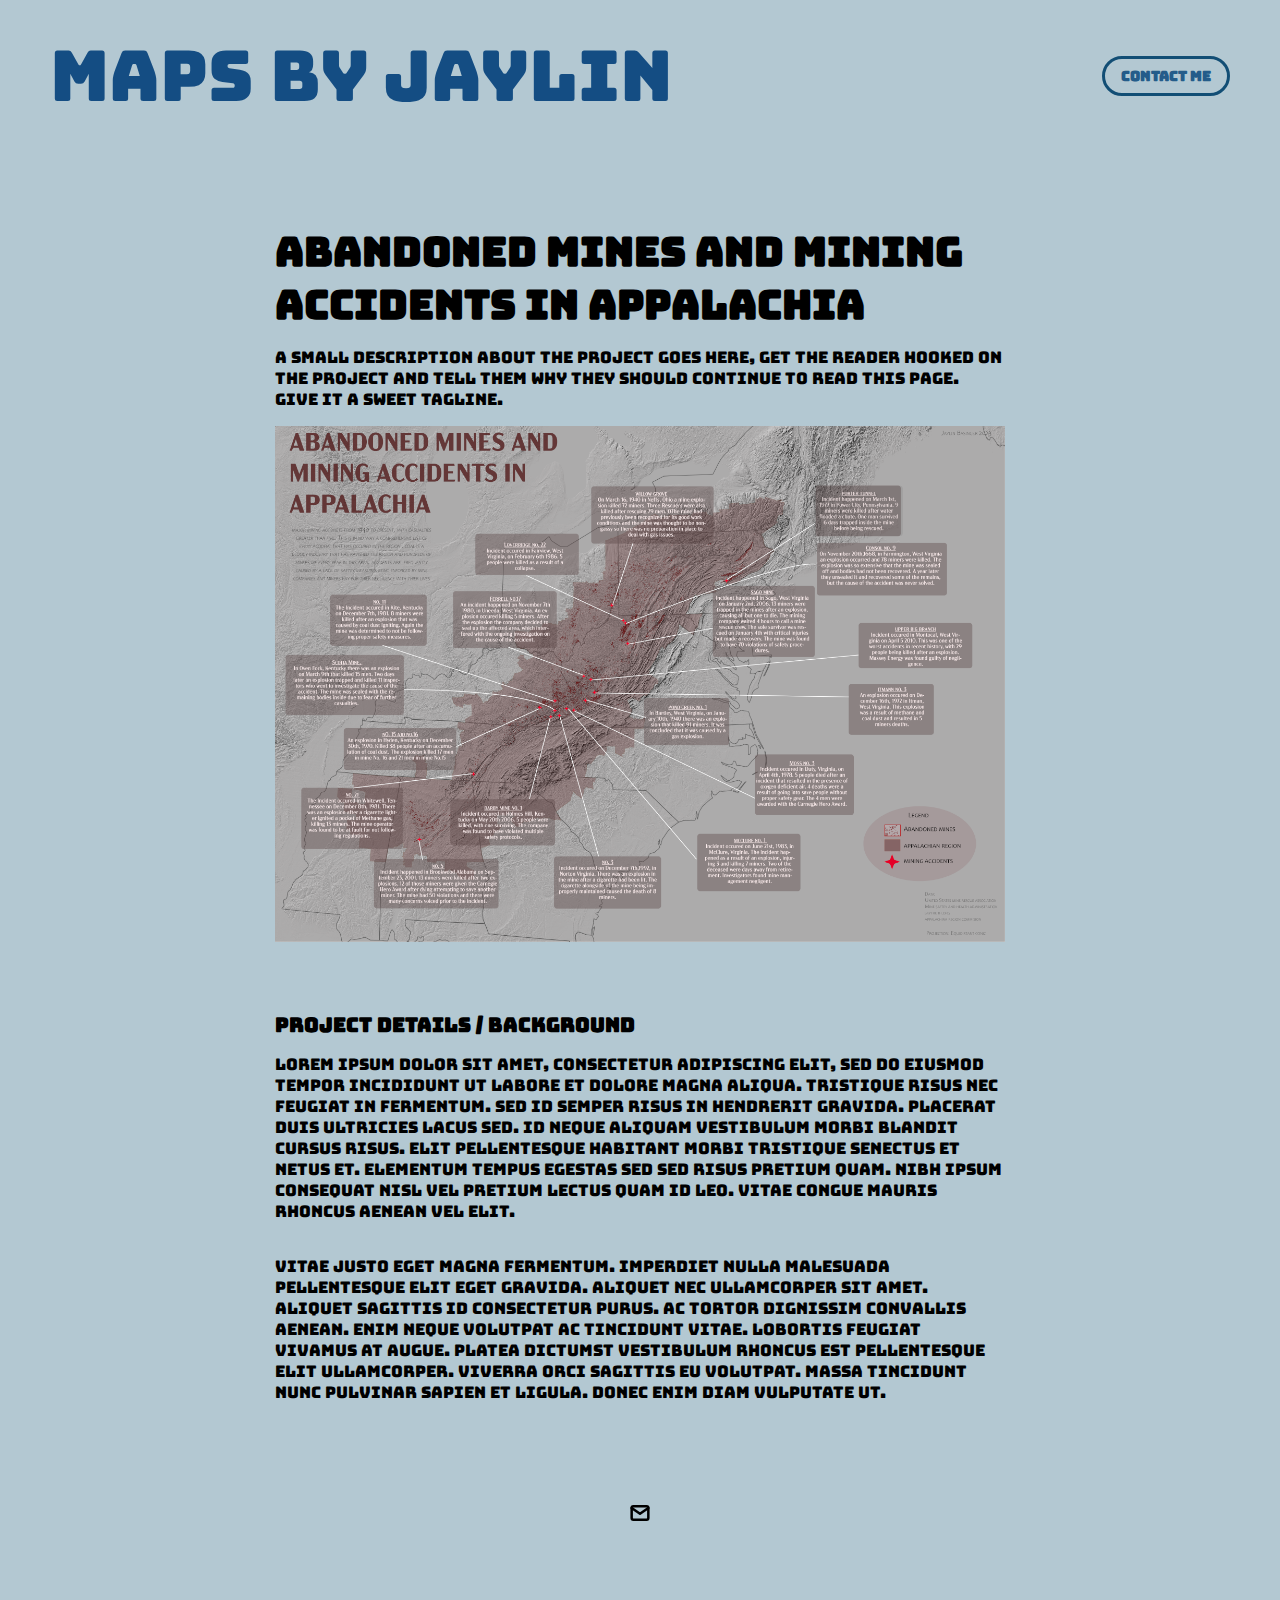
<file: project-pages/Abandoned-Mines.html>
<!-- 
  IMPORTANT! 
  
  Keep this file unchanged to use as a template for all future project pages. 

  For every new project you add to your portfolio, make a copy of this file in the
  'project-pages' folder with a name related to the project.
-->


<!DOCTYPE html>
<html lang="en">
	<head>
		<meta charset="utf-8">
    <!-- 
      TODO

      Upload your Unemployable (or whatever photo you like) to the assets/images folder
      and change the name of the image below to match the uploaded one

      Change the title in the <title> tag to whatever you would like the title of your portfolio to be

      This should be the same across all pages.
     -->
     <link rel="icon" href="../assets/images/1311.png" />
     <title>Maps By Jaylin</title>
    <meta name="description" content="A portfolio template for the Unemployables community.">
    <meta name="viewport" content="width=device-width, initial-scale=1" />

		<link rel="stylesheet" href="../css/layout.css">
    <link rel="stylesheet" href="../css/typography.css">
    <link rel="stylesheet" href="../css/utilities.css">
       <link rel="stylesheet" href="https://fonts.googleapis.com/css2?family=Bungee&family=Josefin+Sans:ital,wght@0,100..700;1,100..700&display=swap">
<style>
body {
  font-family: "Bungee", sans-serif;
  font-weight: 100;
  font-style: normal;}
</style>

		<script defer src="../js/script.js"></script>
	</head>
	<body>
    <!-- NAVBAR -->
    <div class="navbar">
      <a class="nav-title-link" href="../index.html">
        <!-- 
          TODO - Change the "Portfolio Title" to whatever you want displayed in the top left

          (this should be the same across all pages)
         -->
        <span class="nav-title">Maps By Jaylin</span>
        <!-- 
          TODO - Change the email after 'mailto:' to your email address for contact 
        
          (this should be the same across all pages)
        -->
        <a class="button" href="jaylinbasinger@gmail.com">
          <span class="button-text">Contact Me</span>
        </a>
      </a>
    </div>

    <!-- MAIN PAGE CONTENT -->
    <div id="main-content">

      <!-- PROJECT HEADER -->
      <div id="project-header">
          <!-- 
            TODO

            - Change the 'main-title' text to the name of your project
            - Change the 'body-text' text to a short and sweet description of your project (maybe the same as the one on the project card)
            - Change "desktop.jpeg" to the image filename you uploaded in the assets/images folder.
          -->
        <div class="main-title">Abandoned Mines and Mining Accidents in Appalachia</div>
        <div class="body-text">A small description about the project goes here, get the reader hooked on the project and tell them why they should continue to read this page. Give it a sweet tagline.</div>
        <image class="project-header-image" src="../assets/images/coal.png">
      </div>

      <!-- PROJECT DETAILS -->
      <!-- 
        TODO

        - Change the 'subheader-text' to whatever header you want for project details
        - Add paragraphs using the <div class="body-text"></div> elements in the "project-details-content"
      -->
      <div id="project-details">
        <div class="subheader-text">Project Details / Background</div>
        <div class="project-details-content">
          <div class="body-text">Lorem ipsum dolor sit amet, consectetur adipiscing elit, sed do eiusmod tempor incididunt ut labore et dolore magna aliqua. Tristique risus nec feugiat in fermentum. Sed id semper risus in hendrerit gravida. Placerat duis ultricies lacus sed. Id neque aliquam vestibulum morbi blandit cursus risus. Elit pellentesque habitant morbi tristique senectus et netus et. Elementum tempus egestas sed sed risus pretium quam. Nibh ipsum consequat nisl vel pretium lectus quam id leo. Vitae congue mauris rhoncus aenean vel elit.</div>
          <div class="body-text">Vitae justo eget magna fermentum. Imperdiet nulla malesuada pellentesque elit eget gravida. Aliquet nec ullamcorper sit amet. Aliquet sagittis id consectetur purus. Ac tortor dignissim convallis aenean. Enim neque volutpat ac tincidunt vitae. Lobortis feugiat vivamus at augue. Platea dictumst vestibulum rhoncus est pellentesque elit ullamcorper. Viverra orci sagittis eu volutpat. Massa tincidunt nunc pulvinar sapien et ligula. Donec enim diam vulputate ut.</div>
        </div>
      </div>

   

    <!-- FOOTER -->
    <div id="footer">
  
      <a class="icon-link" href="mailto:Jaylinbasinger@gmail.com">
        <image src="../assets/icons/mail.svg" class="footer-icon"/>
      </a>
    </div>

	</body>
</html>
</file>
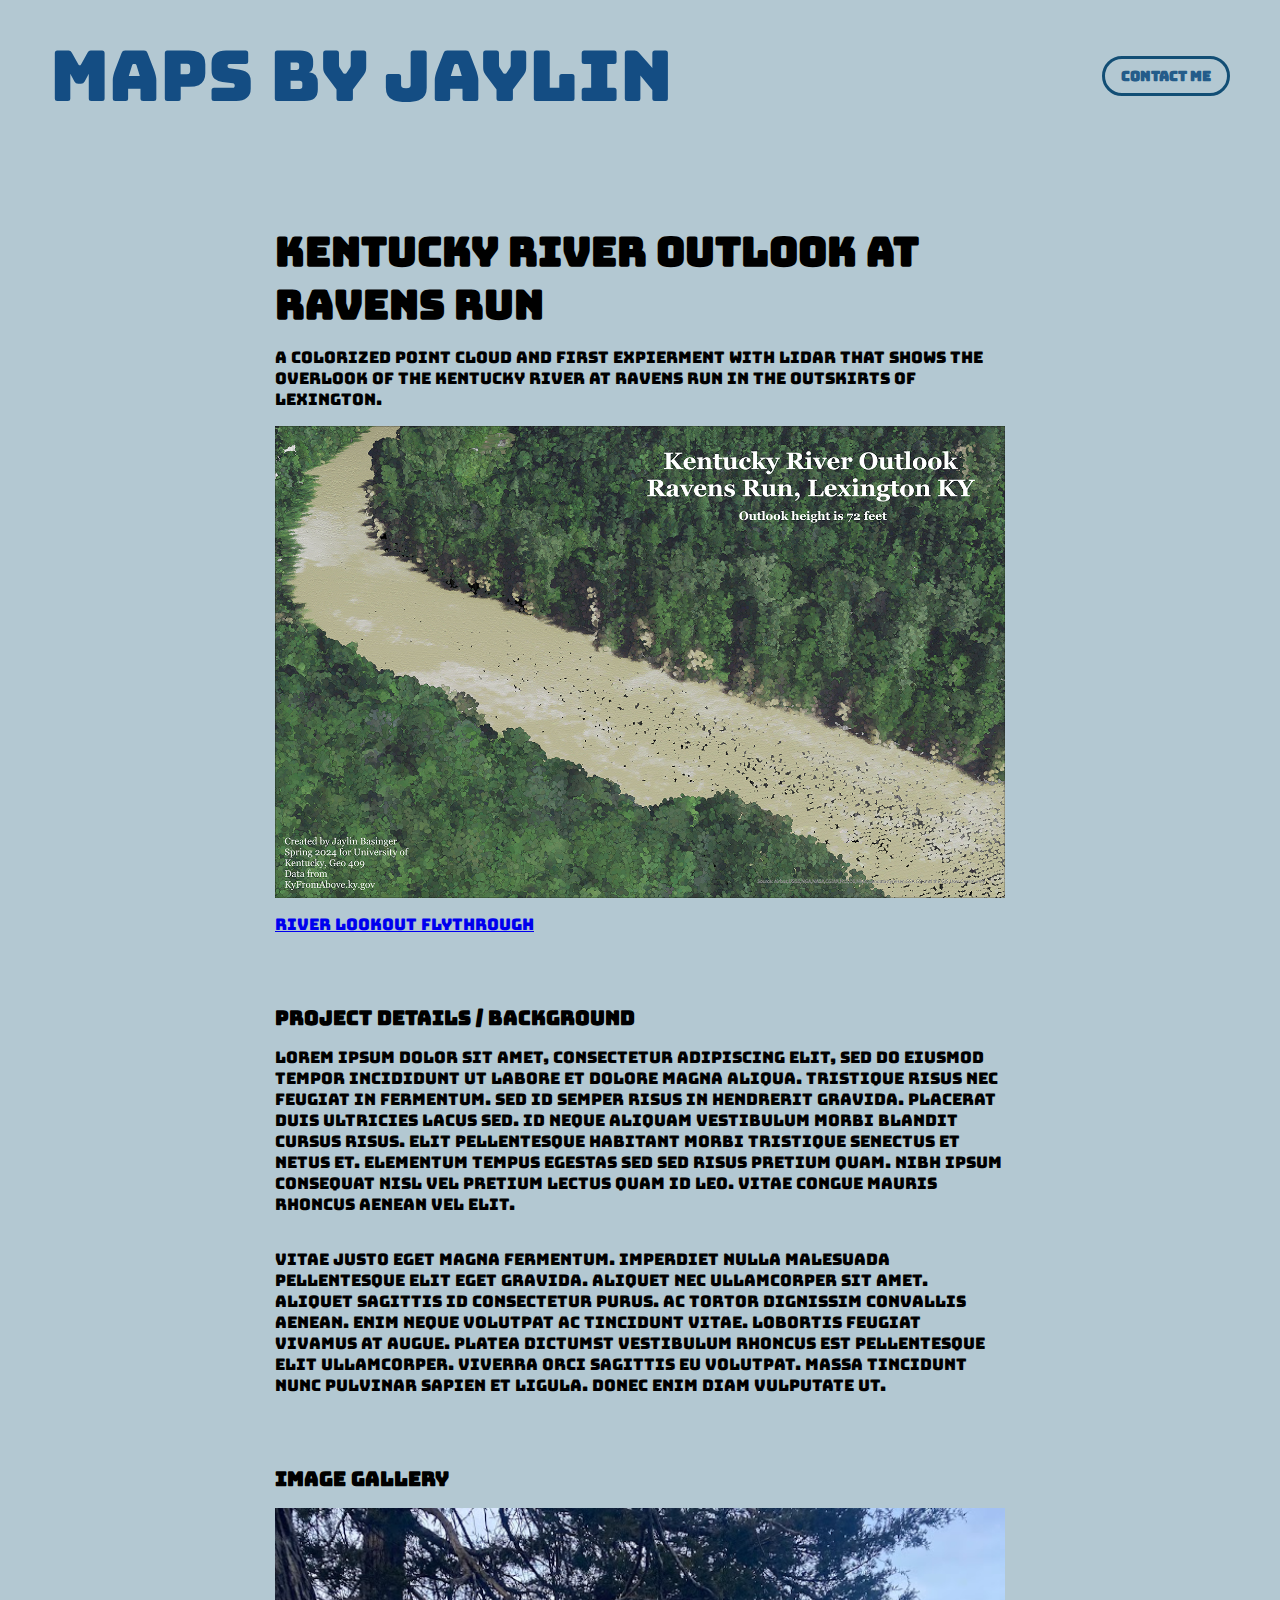
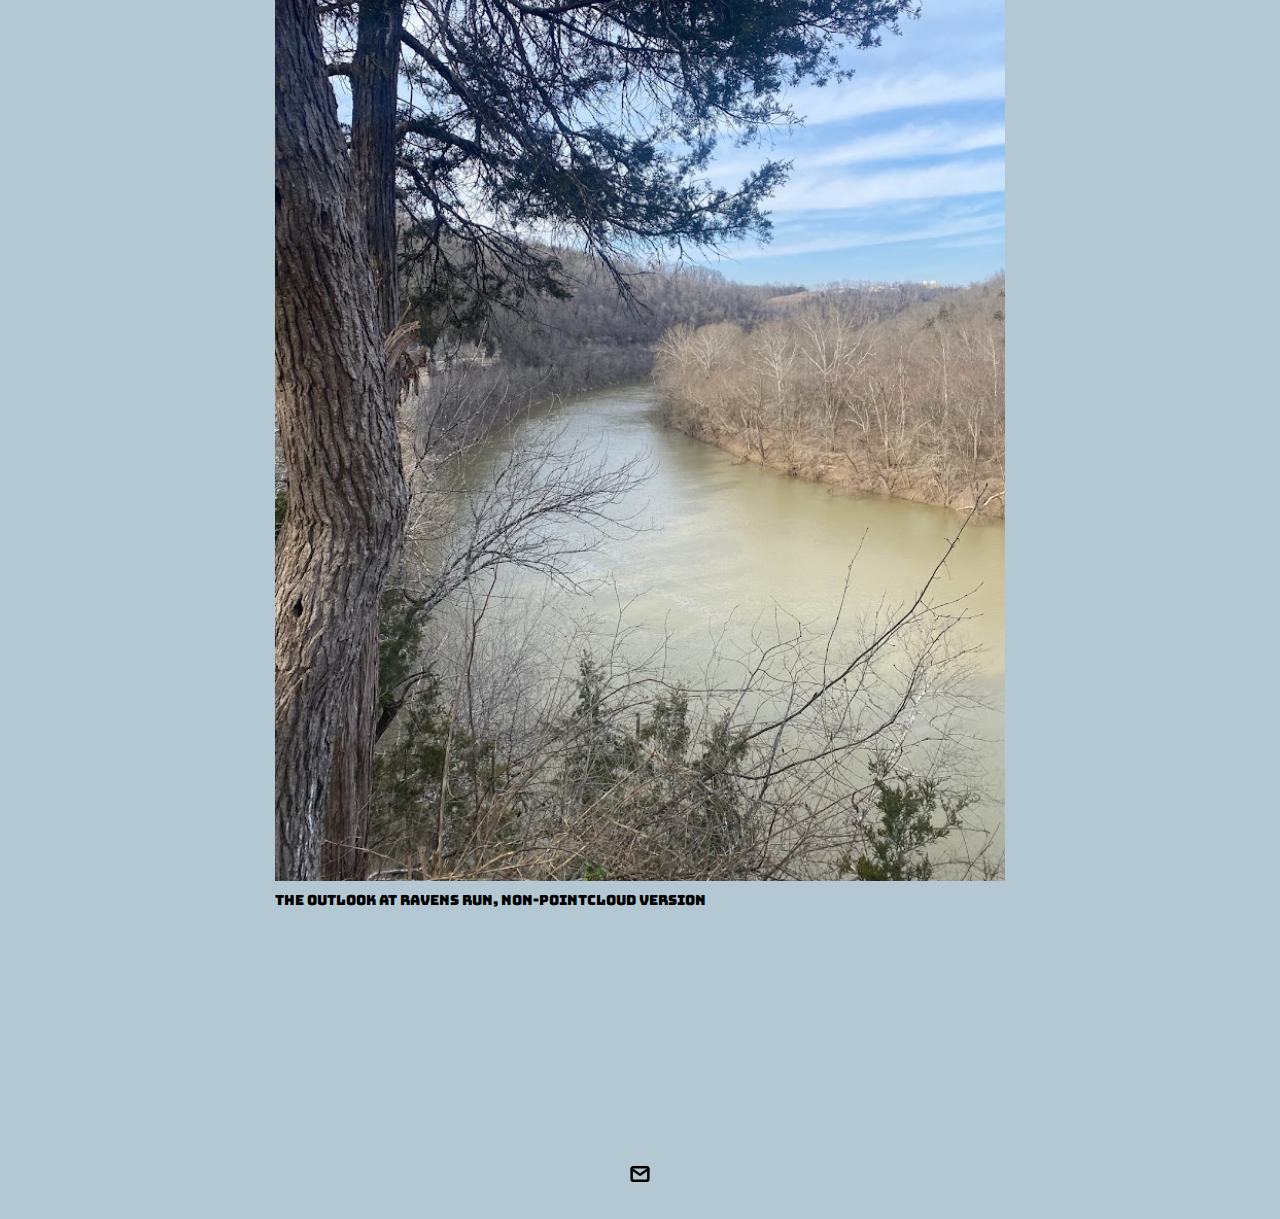
<file: project-pages/Kentucky-River.html>
<!-- 
  IMPORTANT! 
  
  Keep this file unchanged to use as a template for all future project pages. 

  For every new project you add to your portfolio, make a copy of this file in the
  'project-pages' folder with a name related to the project.
-->


<!DOCTYPE html>
<html lang="en">
	<head>
		<meta charset="utf-8">
    <!-- 
      TODO

      Upload your Unemployable (or whatever photo you like) to the assets/images folder
      and change the name of the image below to match the uploaded one

      Change the title in the <title> tag to whatever you would like the title of your portfolio to be

      This should be the same across all pages.
     -->
     <link rel="icon" href="../assets/images/1311.png" />
     <title>Maps By Jaylin</title>
    <meta name="description" content="A portfolio template for the Unemployables community.">
    <meta name="viewport" content="width=device-width, initial-scale=1" />

		<link rel="stylesheet" href="../css/layout.css">
    <link rel="stylesheet" href="../css/typography.css">
    <link rel="stylesheet" href="../css/utilities.css">
       <link rel="stylesheet" href="https://fonts.googleapis.com/css2?family=Bungee&family=Josefin+Sans:ital,wght@0,100..700;1,100..700&display=swap">
<style>
body {
  font-family: "Bungee", sans-serif;
  font-weight: 100;
  font-style: normal;}
</style>

		<script defer src="../js/script.js"></script>
	</head>
	<body>
    <!-- NAVBAR -->
    <div class="navbar">
      <a class="nav-title-link" href="../index.html">
        <!-- 
          TODO - Change the "Portfolio Title" to whatever you want displayed in the top left

          (this should be the same across all pages)
         -->
        <span class="nav-title">Maps By Jaylin</span>
        <!-- 
          TODO - Change the email after 'mailto:' to your email address for contact 
        
          (this should be the same across all pages)
        -->
        <a class="button" href="jaylinbasinger@gmail.com">
          <span class="button-text">Contact Me</span>
        </a>
      </a>
    </div>

    <!-- MAIN PAGE CONTENT -->
    <div id="main-content">

      <!-- PROJECT HEADER -->
      <div id="project-header">
          <!-- 
            TODO

            - Change the 'main-title' text to the name of your project
            - Change the 'body-text' text to a short and sweet description of your project (maybe the same as the one on the project card)
            - Change "desktop.jpeg" to the image filename you uploaded in the assets/images folder.
          -->
        <div class="main-title">Kentucky River Outlook At Ravens Run</div>
        <div class="body-text">A colorized point cloud and first expierment with Lidar that shows the overlook of the Kentucky River at Ravens Run in the outskirts of Lexington.</div>
        <image class="project-header-image" src="../assets/images/Raven.png">
          <a href="https://youtu.be/dM-YXmdGcg8">River lookout flythrough</a>
      </div>


      <!-- PROJECT DETAILS -->
      <!-- 
        TODO

        - Change the 'subheader-text' to whatever header you want for project details
        - Add paragraphs using the <div class="body-text"></div> elements in the "project-details-content"
      -->
      <div id="project-details">
        <div class="subheader-text">Project Details / Background</div>
        <div class="project-details-content">
          <div class="body-text">Lorem ipsum dolor sit amet, consectetur adipiscing elit, sed do eiusmod tempor incididunt ut labore et dolore magna aliqua. Tristique risus nec feugiat in fermentum. Sed id semper risus in hendrerit gravida. Placerat duis ultricies lacus sed. Id neque aliquam vestibulum morbi blandit cursus risus. Elit pellentesque habitant morbi tristique senectus et netus et. Elementum tempus egestas sed sed risus pretium quam. Nibh ipsum consequat nisl vel pretium lectus quam id leo. Vitae congue mauris rhoncus aenean vel elit.</div>
          <div class="body-text">Vitae justo eget magna fermentum. Imperdiet nulla malesuada pellentesque elit eget gravida. Aliquet nec ullamcorper sit amet. Aliquet sagittis id consectetur purus. Ac tortor dignissim convallis aenean. Enim neque volutpat ac tincidunt vitae. Lobortis feugiat vivamus at augue. Platea dictumst vestibulum rhoncus est pellentesque elit ullamcorper. Viverra orci sagittis eu volutpat. Massa tincidunt nunc pulvinar sapien et ligula. Donec enim diam vulputate ut.</div>
        </div>
      </div>

      <!-- IMAGE GALLERY -->
      <div id="project-gallery">
        <!-- TODO - Change the 'subheader-text' to whatever you want the Gallery section header to say -->
        <div class="subheader-text">Image Gallery</div>
        <div class="project-gallery-content">
            <!-- 
              TODO

              This is where the images in the gallery live. Here's a simple gallery image for you to copy:

              Full Width Image:

                <div class="gallery-image-container">
                  <img src="../assets/images/IMAGE_NAME" class="gallery-image">
                  <span class="image-caption">IMAGE_CAPTION</span>
                </div>

              Half Width Image: 

                <div class="gallery-image-container half-width">
                  <img src="../assets/images/IMAGE_NAME" class="gallery-image">
                  <span class="image-caption">IMAGE_CAPTION</span>
                </div>

              - To add an image to the this area, copy one of the above, paste it below this comment, and change the following:
                  - IMAGE_NAME: the name of the image file in assets/images
                  - IMAGE_CAPTION: to the caption of the image
            -->
            <div class="gallery-image-container ">
              <img src="../assets/images/ravensrun.jpg" class="gallery-image">
              <span class="image-caption">The outlook at Ravens Run, non-pointcloud version</span>
            </div>
           
        </div>
      </div>
    </div>

    <!-- FOOTER -->
    <div id="footer">
      
      <a class="icon-link" href="mailto:whitevans.eth@gmail.com">
        <image src="../assets/icons/mail.svg" class="footer-icon"/>
      </a>
    </div>

	</body>
</html>
</file>
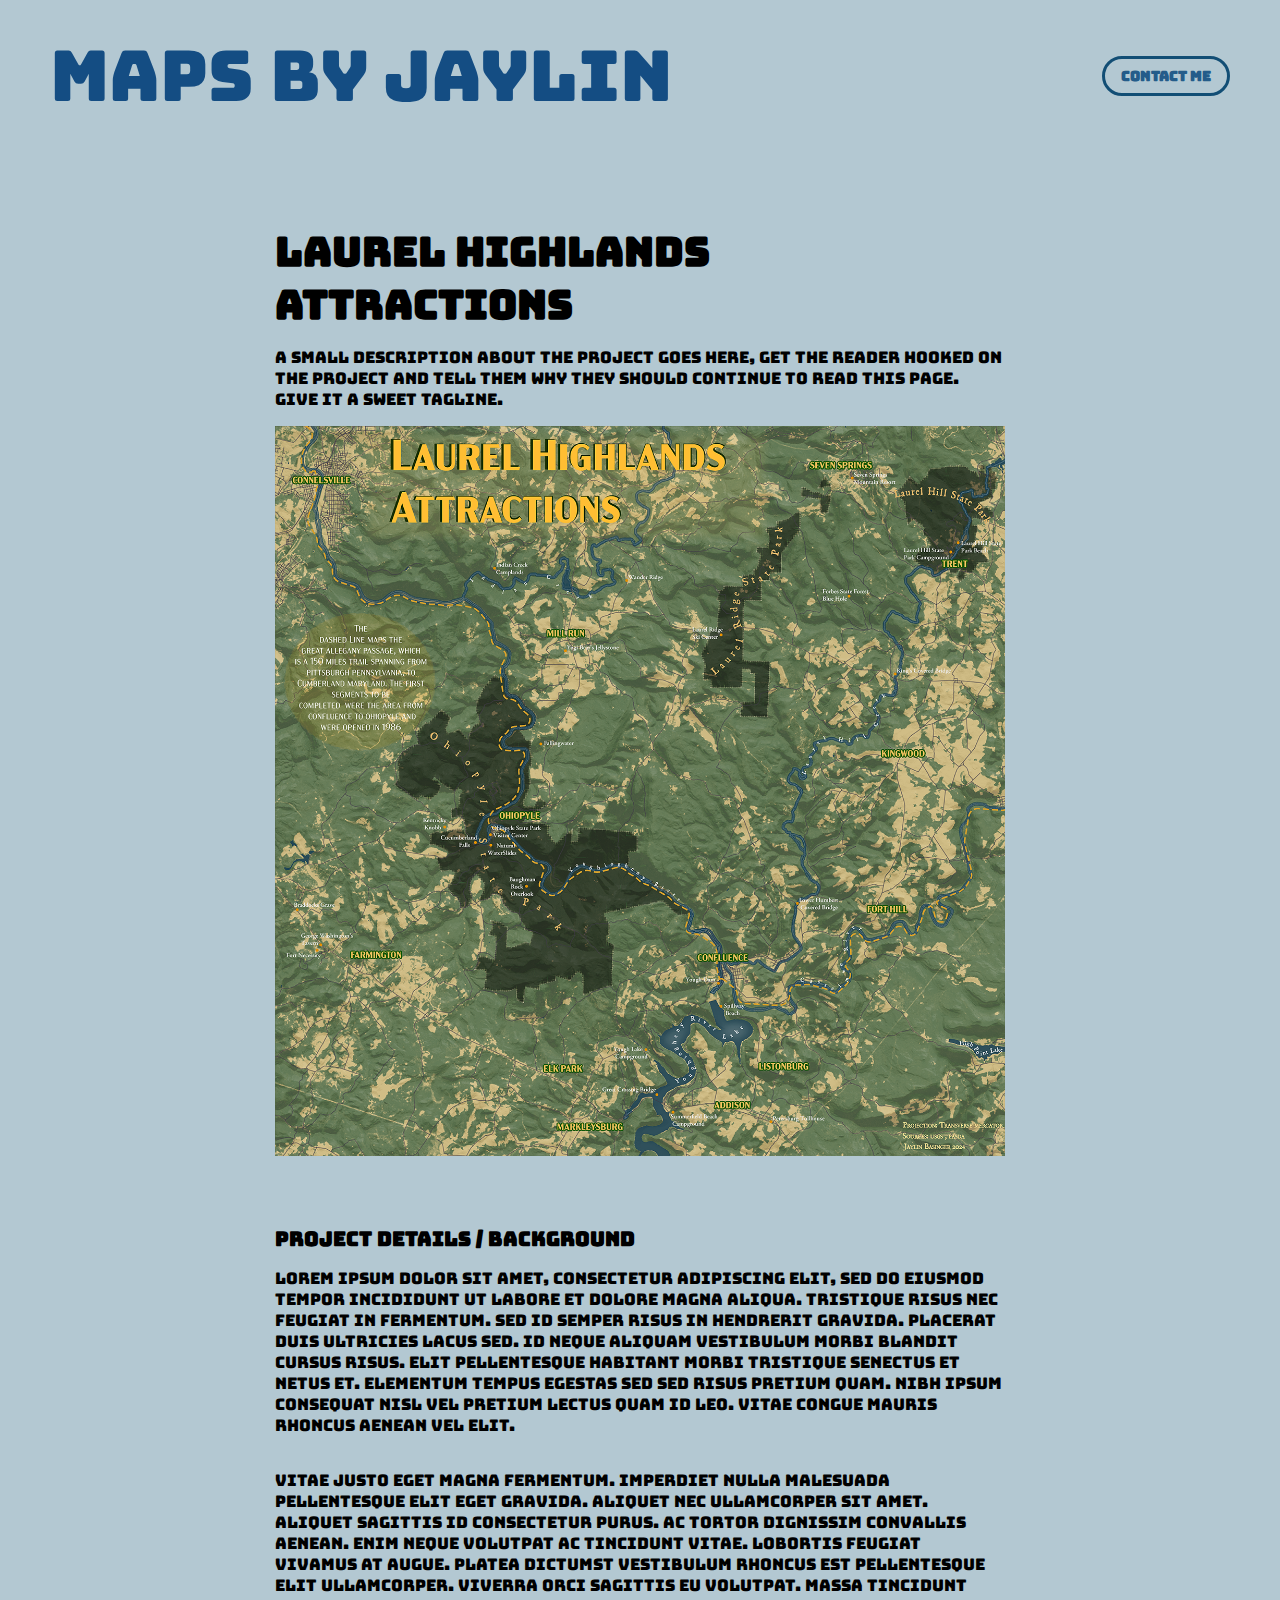
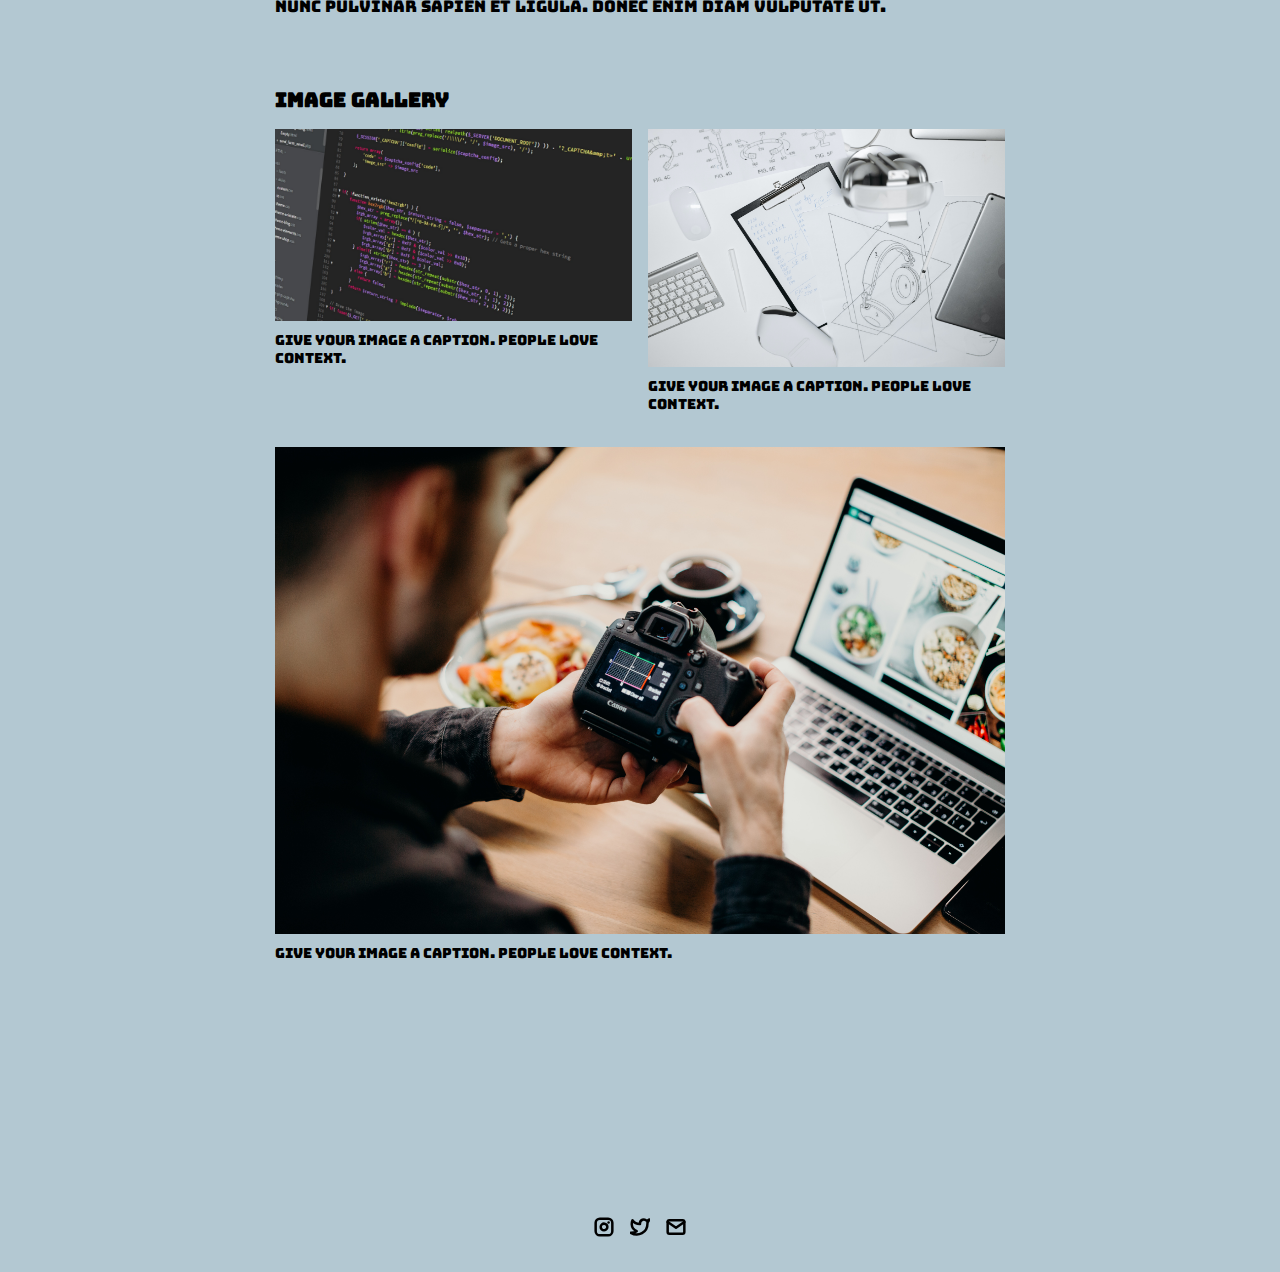
<file: project-pages/Laurel-Highlands.html>
<!-- 
  IMPORTANT! 
  
  Keep this file unchanged to use as a template for all future project pages. 

  For every new project you add to your portfolio, make a copy of this file in the
  'project-pages' folder with a name related to the project.
-->


<!DOCTYPE html>
<html lang="en">
	<head>
		<meta charset="utf-8">
    <!-- 
      TODO

      Upload your Unemployable (or whatever photo you like) to the assets/images folder
      and change the name of the image below to match the uploaded one

      Change the title in the <title> tag to whatever you would like the title of your portfolio to be

      This should be the same across all pages.
     -->
     <link rel="icon" href="../assets/images/1311.png" />
     <title>Maps By Jaylin</title>
    <meta name="description" content="A portfolio template for the Unemployables community.">
    <meta name="viewport" content="width=device-width, initial-scale=1" />

		<link rel="stylesheet" href="../css/layout.css">
    <link rel="stylesheet" href="../css/typography.css">
    <link rel="stylesheet" href="../css/utilities.css">
       <link rel="stylesheet" href="https://fonts.googleapis.com/css2?family=Bungee&family=Josefin+Sans:ital,wght@0,100..700;1,100..700&display=swap">
<style>
body {
  font-family: "Bungee", sans-serif;
  font-weight: 100;
  font-style: normal;}
</style>

		<script defer src="../js/script.js"></script>
	</head>
	<body>
    <!-- NAVBAR -->
    <div class="navbar">
      <a class="nav-title-link" href="../index.html">
        <!-- 
          TODO - Change the "Portfolio Title" to whatever you want displayed in the top left

          (this should be the same across all pages)
         -->
        <span class="nav-title">Maps By Jaylin</span>
        <!-- 
          TODO - Change the email after 'mailto:' to your email address for contact 
        
          (this should be the same across all pages)
        -->
        <a class="button" href="jaylinbasinger@gmail.com">
          <span class="button-text">Contact Me</span>
        </a>
      </a>
    </div>

    <!-- MAIN PAGE CONTENT -->
    <div id="main-content">

      <!-- PROJECT HEADER -->
      <div id="project-header">
          <!-- 
            TODO

            - Change the 'main-title' text to the name of your project
            - Change the 'body-text' text to a short and sweet description of your project (maybe the same as the one on the project card)
            - Change "desktop.jpeg" to the image filename you uploaded in the assets/images folder.
          -->
        <div class="main-title">Laurel Highlands Attractions</div>
        <div class="body-text">A small description about the project goes here, get the reader hooked on the project and tell them why they should continue to read this page. Give it a sweet tagline.</div>
        <image class="project-header-image" src="../assets/images/confluence.png">
      </div>


      <!-- PROJECT DETAILS -->
      <!-- 
        TODO

        - Change the 'subheader-text' to whatever header you want for project details
        - Add paragraphs using the <div class="body-text"></div> elements in the "project-details-content"
      -->
      <div id="project-details">
        <div class="subheader-text">Project Details / Background</div>
        <div class="project-details-content">
          <div class="body-text">Lorem ipsum dolor sit amet, consectetur adipiscing elit, sed do eiusmod tempor incididunt ut labore et dolore magna aliqua. Tristique risus nec feugiat in fermentum. Sed id semper risus in hendrerit gravida. Placerat duis ultricies lacus sed. Id neque aliquam vestibulum morbi blandit cursus risus. Elit pellentesque habitant morbi tristique senectus et netus et. Elementum tempus egestas sed sed risus pretium quam. Nibh ipsum consequat nisl vel pretium lectus quam id leo. Vitae congue mauris rhoncus aenean vel elit.</div>
          <div class="body-text">Vitae justo eget magna fermentum. Imperdiet nulla malesuada pellentesque elit eget gravida. Aliquet nec ullamcorper sit amet. Aliquet sagittis id consectetur purus. Ac tortor dignissim convallis aenean. Enim neque volutpat ac tincidunt vitae. Lobortis feugiat vivamus at augue. Platea dictumst vestibulum rhoncus est pellentesque elit ullamcorper. Viverra orci sagittis eu volutpat. Massa tincidunt nunc pulvinar sapien et ligula. Donec enim diam vulputate ut.</div>
        </div>
      </div>

      <!-- IMAGE GALLERY -->
      <div id="project-gallery">
        <!-- TODO - Change the 'subheader-text' to whatever you want the Gallery section header to say -->
        <div class="subheader-text">Image Gallery</div>
        <div class="project-gallery-content">
            <!-- 
              TODO

              This is where the images in the gallery live. Here's a simple gallery image for you to copy:

              Full Width Image:

                <div class="gallery-image-container">
                  <img src="../assets/images/IMAGE_NAME" class="gallery-image">
                  <span class="image-caption">IMAGE_CAPTION</span>
                </div>

              Half Width Image: 

                <div class="gallery-image-container half-width">
                  <img src="../assets/images/IMAGE_NAME" class="gallery-image">
                  <span class="image-caption">IMAGE_CAPTION</span>
                </div>

              - To add an image to the this area, copy one of the above, paste it below this comment, and change the following:
                  - IMAGE_NAME: the name of the image file in assets/images
                  - IMAGE_CAPTION: to the caption of the image
            -->
            <div class="gallery-image-container half-width">
              <img src="../assets/images/code.jpeg" class="gallery-image">
              <span class="image-caption">Give your image a caption. People love context.</span>
            </div>
            <div class="gallery-image-container half-width">
              <img src="../assets/images/sketchbook.jpeg" class="gallery-image">
              <span class="image-caption">Give your image a caption. People love context.</span>
            </div>
            <div class="gallery-image-container">
              <img src="../assets/images/camera.jpeg" class="gallery-image">
              <span class="image-caption">Give your image a caption. People love context.</span>
            </div>
        </div>
      </div>
    </div>

    <!-- FOOTER -->
    <div id="footer">
      <!-- 
        TODO - Change href to your Instagram account (can also delete entire "a" element if no Instagram) 

        This should be the same across all pages.
      -->
      <a class="icon-link" target="_blank" href="https://twitter.com/whitevans_eth">
        <image src="../assets/icons/instagram.svg" class="footer-icon"/>
      </a>
      <!-- 
        TODO - Change href to your Twitter account (can also delete entire "a" element if no Twitter) 
      
        This should be the same across all pages.
      -->
      <a class="icon-link" target="_blank" href="https://twitter.com/whitevans_eth">
        <image src="../assets/icons/twitter.svg" class="footer-icon"/>
      </a>
      <!-- 
        TODO - Change the email after "mailto" to your contact email 
      
        This should be the same across all pages.
      -->
      <a class="icon-link" href="mailto:whitevans.eth@gmail.com">
        <image src="../assets/icons/mail.svg" class="footer-icon"/>
      </a>
    </div>

	</body>
</html>
</file>
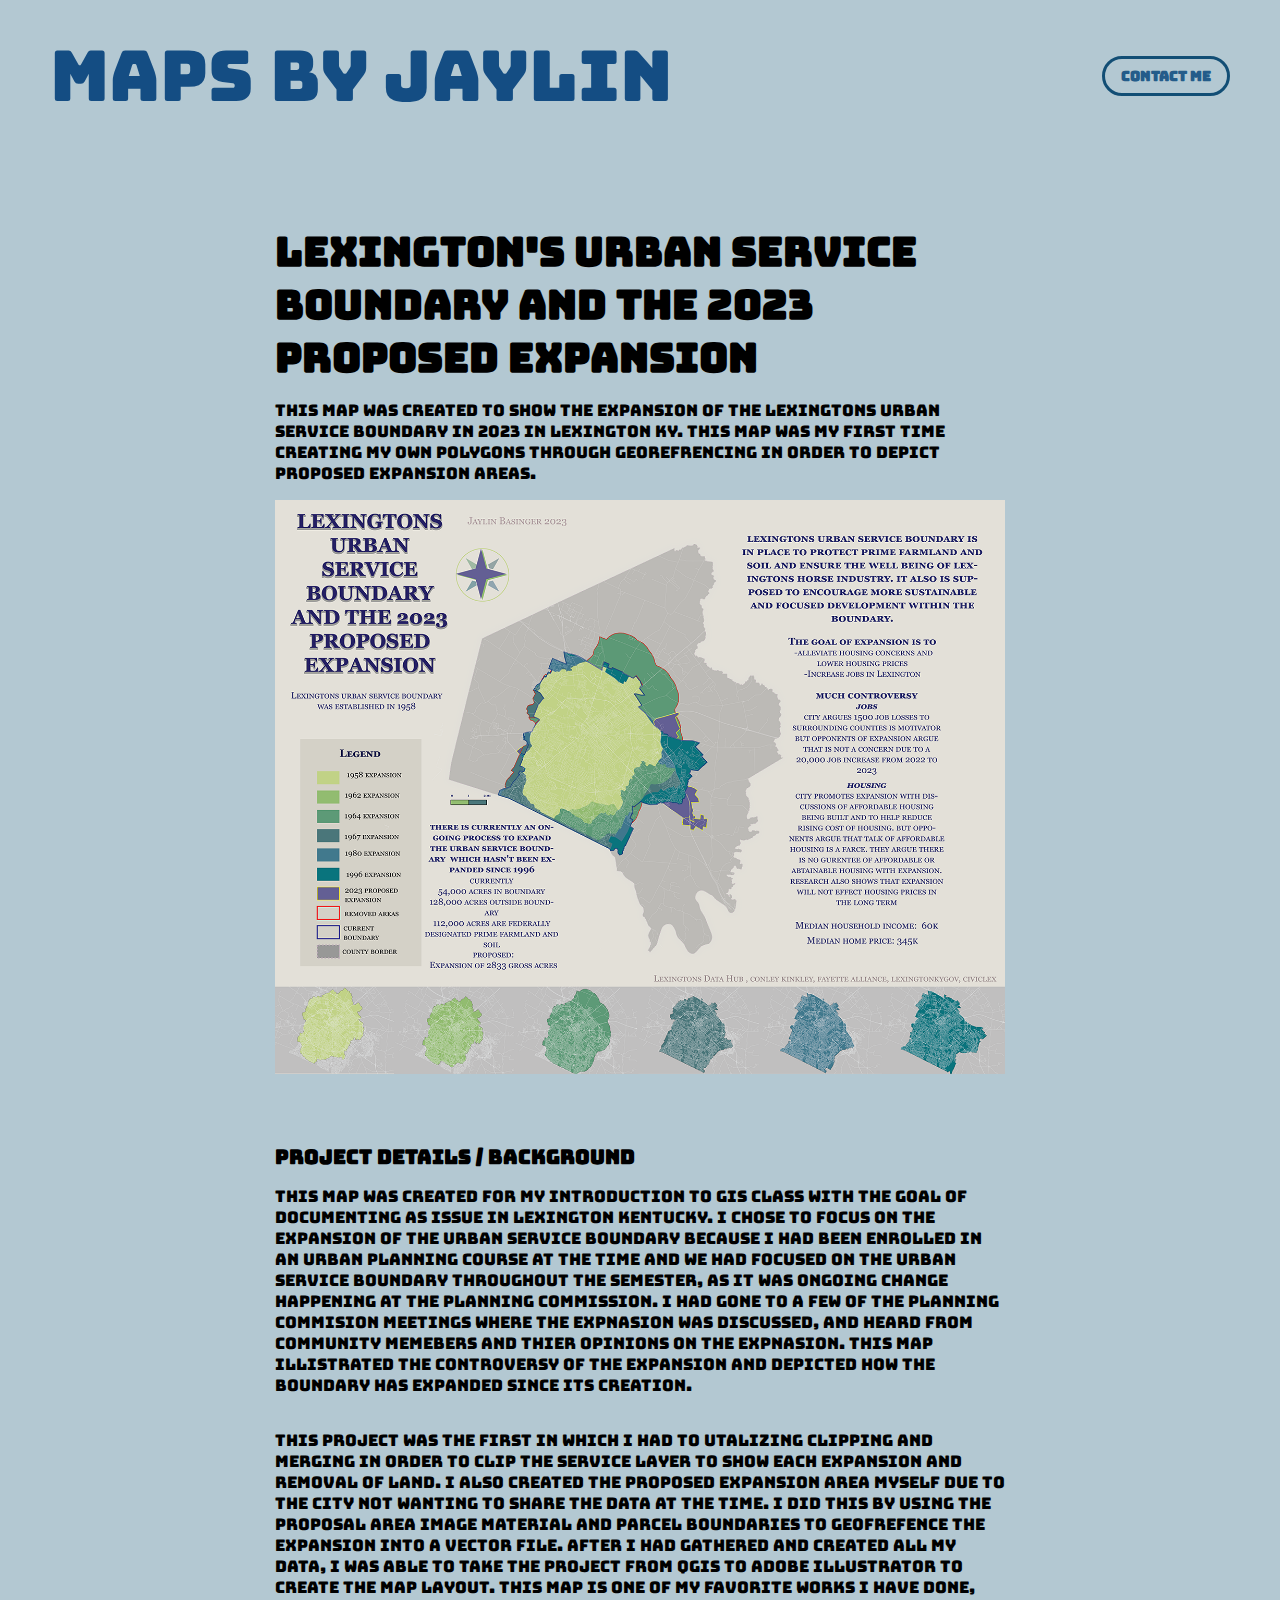
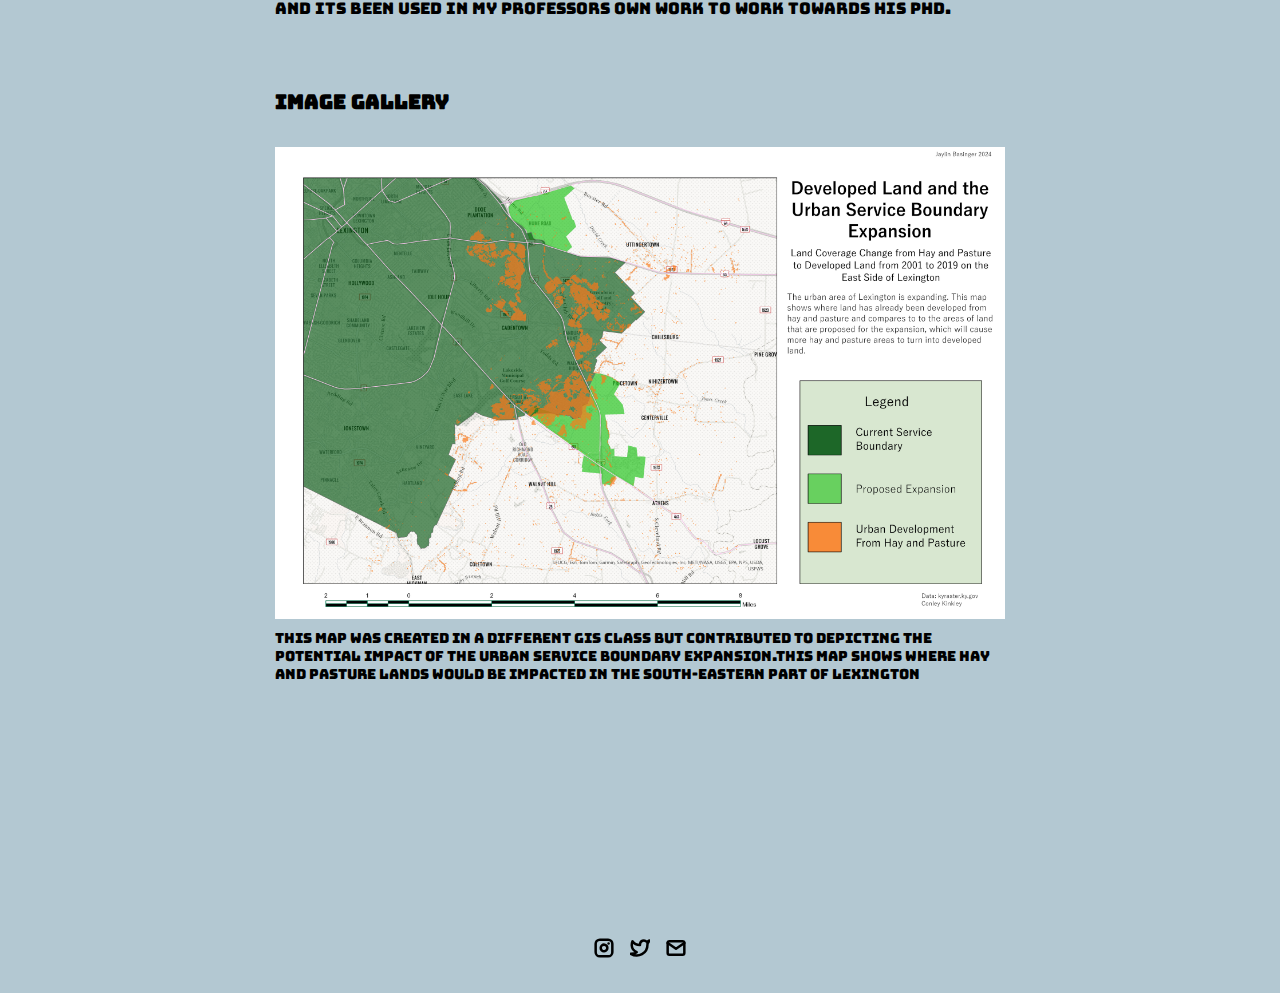
<file: project-pages/Lexington-Urban-Service.html>
<!-- 
  IMPORTANT! 
  
  Keep this file unchanged to use as a template for all future project pages. 

  For every new project you add to your portfolio, make a copy of this file in the
  'project-pages' folder with a name related to the project.
-->


<!DOCTYPE html>
<html lang="en">
	<head>
		<meta charset="utf-8">
    <!-- 
      TODO

      Upload your Unemployable (or whatever photo you like) to the assets/images folder
      and change the name of the image below to match the uploaded one

      Change the title in the <title> tag to whatever you would like the title of your portfolio to be

      This should be the same across all pages.
     -->
     <link rel="icon" href="../assets/images/1311.png" />
     <title>Maps By Jaylin</title>
    <meta name="description" content="A portfolio template for the Unemployables community.">
    <meta name="viewport" content="width=device-width, initial-scale=1" />

		<link rel="stylesheet" href="../css/layout.css">
    <link rel="stylesheet" href="../css/typography.css">
    <link rel="stylesheet" href="../css/utilities.css">
       <link rel="stylesheet" href="https://fonts.googleapis.com/css2?family=Bungee&family=Josefin+Sans:ital,wght@0,100..700;1,100..700&display=swap">
<style>
body {
  font-family: "Bungee", sans-serif;
  font-weight: 100;
  font-style: normal;}
</style>

		<script defer src="../js/script.js"></script>
	</head>
	<body>
    <!-- NAVBAR -->
    <div class="navbar">
      <a class="nav-title-link" href="../index.html">
        <!-- 
          TODO - Change the "Portfolio Title" to whatever you want displayed in the top left

          (this should be the same across all pages)
         -->
        <span class="nav-title">Maps By Jaylin</span>
        <!-- 
          TODO - Change the email after 'mailto:' to your email address for contact 
        
          (this should be the same across all pages)
        -->
        <a class="button" href="jaylinbasinger@gmail.com">
          <span class="button-text">Contact Me</span>
        </a>
      </a>
    </div>

    <!-- MAIN PAGE CONTENT -->
    <div id="main-content">

      <!-- PROJECT HEADER -->
      <div id="project-header">
          <!-- 
            TODO

            - Change the 'main-title' text to the name of your project
            - Change the 'body-text' text to a short and sweet description of your project (maybe the same as the one on the project card)
            - Change "desktop.jpeg" to the image filename you uploaded in the assets/images folder.
          -->
        <div class="main-title">Lexington's Urban Service Boundary and the 2023 Proposed Expansion</div>
        <div class="body-text">This map was created to show the expansion of the Lexingtons Urban Service Boundary in 2023 in Lexington Ky. This map was my first time creating my own polygons through georefrencing in order to depict proposed expansion areas.</div>
        <image class="project-header-image" src="../assets/images/service.png">
      </div>
      <!-- PROJECT DETAILS -->
      <!-- 
        TODO

        - Change the 'subheader-text' to whatever header you want for project details
        - Add paragraphs using the <div class="body-text"></div> elements in the "project-details-content"
      -->
      <div id="project-details">
        <div class="subheader-text">Project Details / Background</div>
        <div class="project-details-content">
          <div class="body-text">This map was created for my introduction to GIS class with the goal of documenting as issue in Lexington Kentucky. I chose to focus on the expansion of the Urban Service Boundary because I had been enrolled in an Urban Planning course at the time and we had focused on the Urban Service Boundary throughout the semester, as it was ongoing change happening at the Planning Commission. I had gone to a few of the planning commision meetings where the expnasion was discussed, and heard from community memebers and thier opinions on the expnasion. This map illistrated the controversy of the expansion and depicted how the boundary has expanded since its creation.</div>
          <div class="body-text">This project was the first in which I had to utalizing clipping and merging in order to clip the service layer to show each expansion and removal of land. I also created the proposed expansion area myself due to the city not wanting to share the data at the time. I did this by using the proposal area image material and parcel boundaries to geofrefence the expansion into a vector file. After I had gathered and created all my data, I was able to take the project from Qgis to adobe Illustrator to create the map layout. This map is one of my favorite works I have done, and its been used in my professors own work to work towards his PHD. </div>
        </div>
      </div>

      <!-- IMAGE GALLERY -->
      <div id="project-gallery">
        <!-- TODO - Change the 'subheader-text' to whatever you want the Gallery section header to say -->
        <div class="subheader-text">Image Gallery</div>
        <div class="project-gallery-content">
            <!-- 
              TODO

              This is where the images in the gallery live. Here's a simple gallery image for you to copy:

              Full Width Image:

                <div class="gallery-image-container">
                  <img src="../assets/images/IMAGE_NAME" class="gallery-image">
                  <span class="image-caption">IMAGE_CAPTION</span>
                </div>

              Half Width Image: 

                <div class="gallery-image-container half-width">
                  <img src="../assets/images/IMAGE_NAME" class="gallery-image">
                  <span class="image-caption">IMAGE_CAPTION</span>
                </div>

              - To add an image to the this area, copy one of the above, paste it below this comment, and change the following:
                  - IMAGE_NAME: the name of the image file in assets/images
                  - IMAGE_CAPTION: to the caption of the image
            -->
            
            </div>
            <div class="gallery-image-container">
              <img src="../assets/images/LanddevelopmentHay.jpg" class="gallery-image">
              <span class="image-caption">This map was created in a different GIS class but contributed to depicting the potential impact of the Urban Service Boundary Expansion.This map shows where hay and pasture lands would be impacted in the South-Eastern part of Lexington</span>
            </div>
        </div>
      </div>
    </div>

    <!-- FOOTER -->
    <div id="footer">
      <!-- 
        TODO - Change href to your Instagram account (can also delete entire "a" element if no Instagram) 

        This should be the same across all pages.
      -->
      <a class="icon-link" target="_blank" href="https://twitter.com/whitevans_eth">
        <image src="../assets/icons/instagram.svg" class="footer-icon"/>
      </a>
      <!-- 
        TODO - Change href to your Twitter account (can also delete entire "a" element if no Twitter) 
      
        This should be the same across all pages.
      -->
      <a class="icon-link" target="_blank" href="https://twitter.com/whitevans_eth">
        <image src="../assets/icons/twitter.svg" class="footer-icon"/>
      </a>
      <!-- 
        TODO - Change the email after "mailto" to your contact email 
      
        This should be the same across all pages.
      -->
      <a class="icon-link" href="mailto:whitevans.eth@gmail.com">
        <image src="../assets/icons/mail.svg" class="footer-icon"/>
      </a>
    </div>

	</body>
</html>
</file>
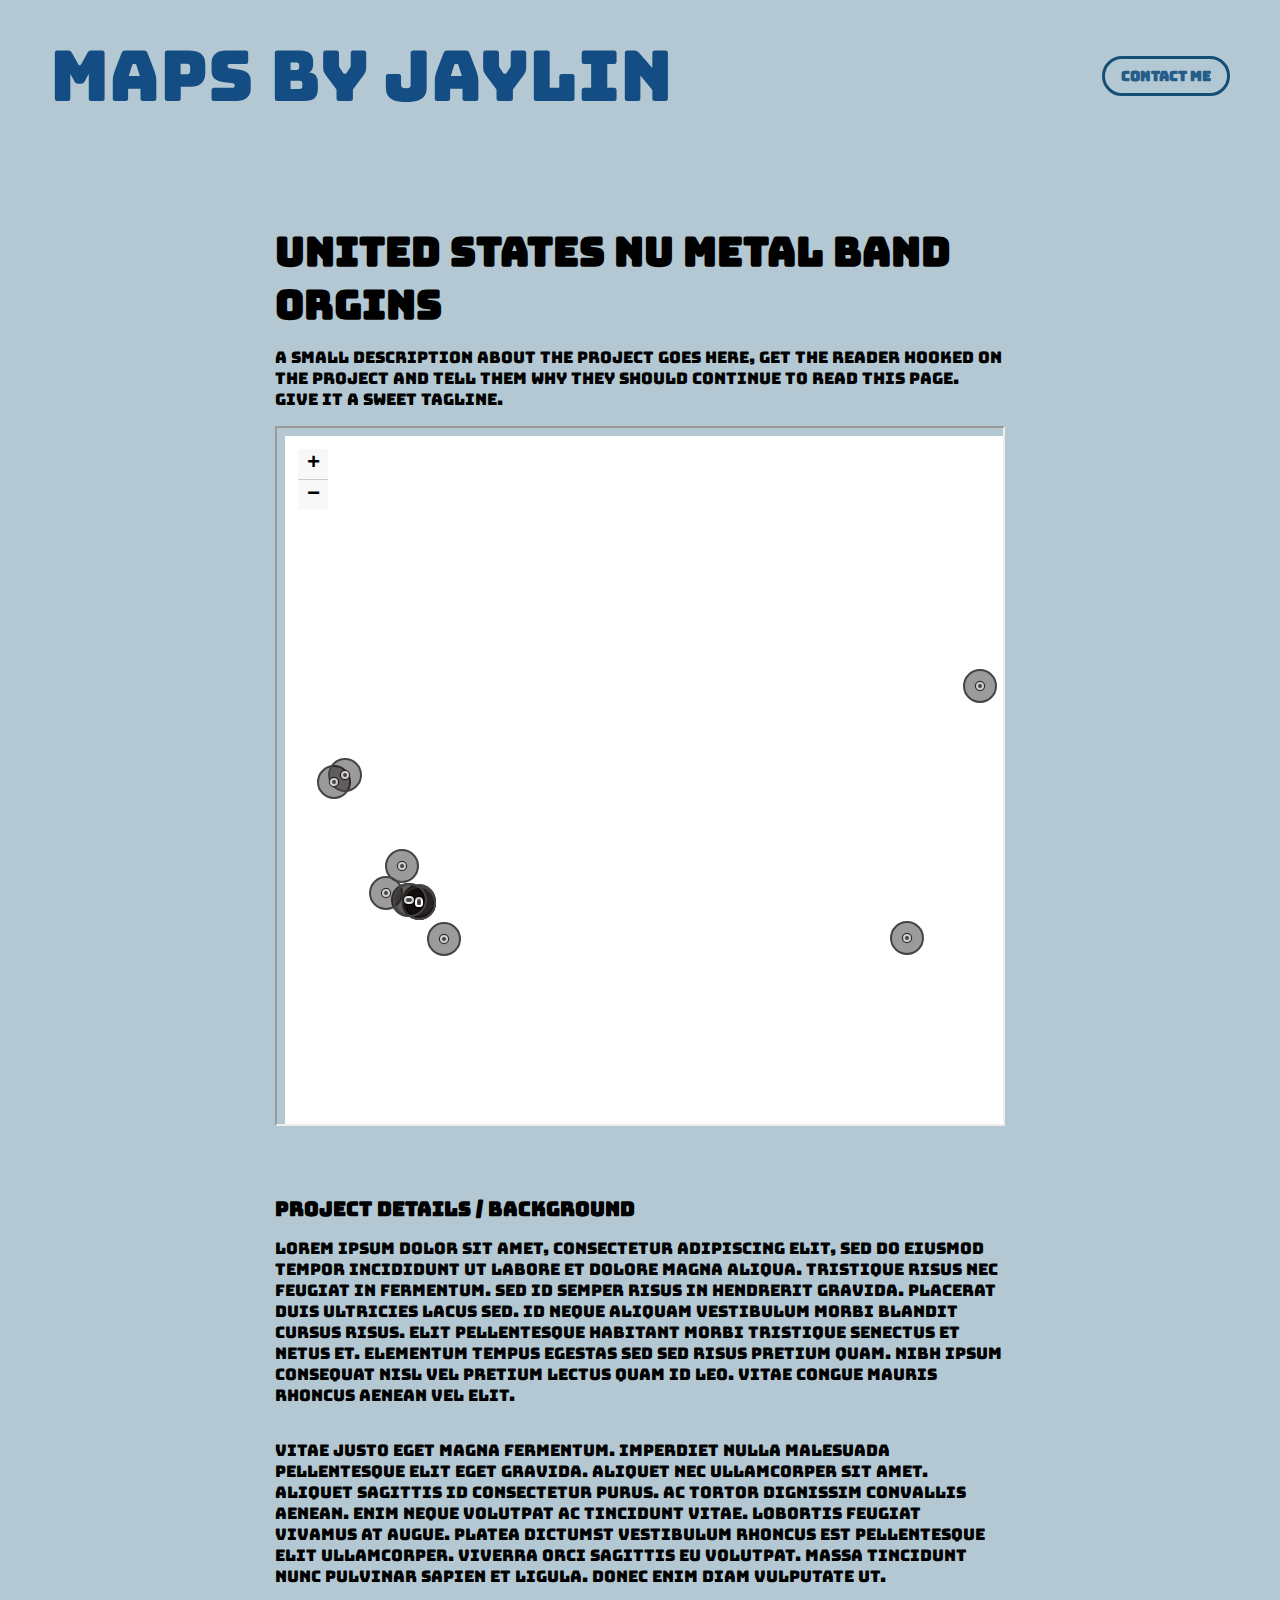
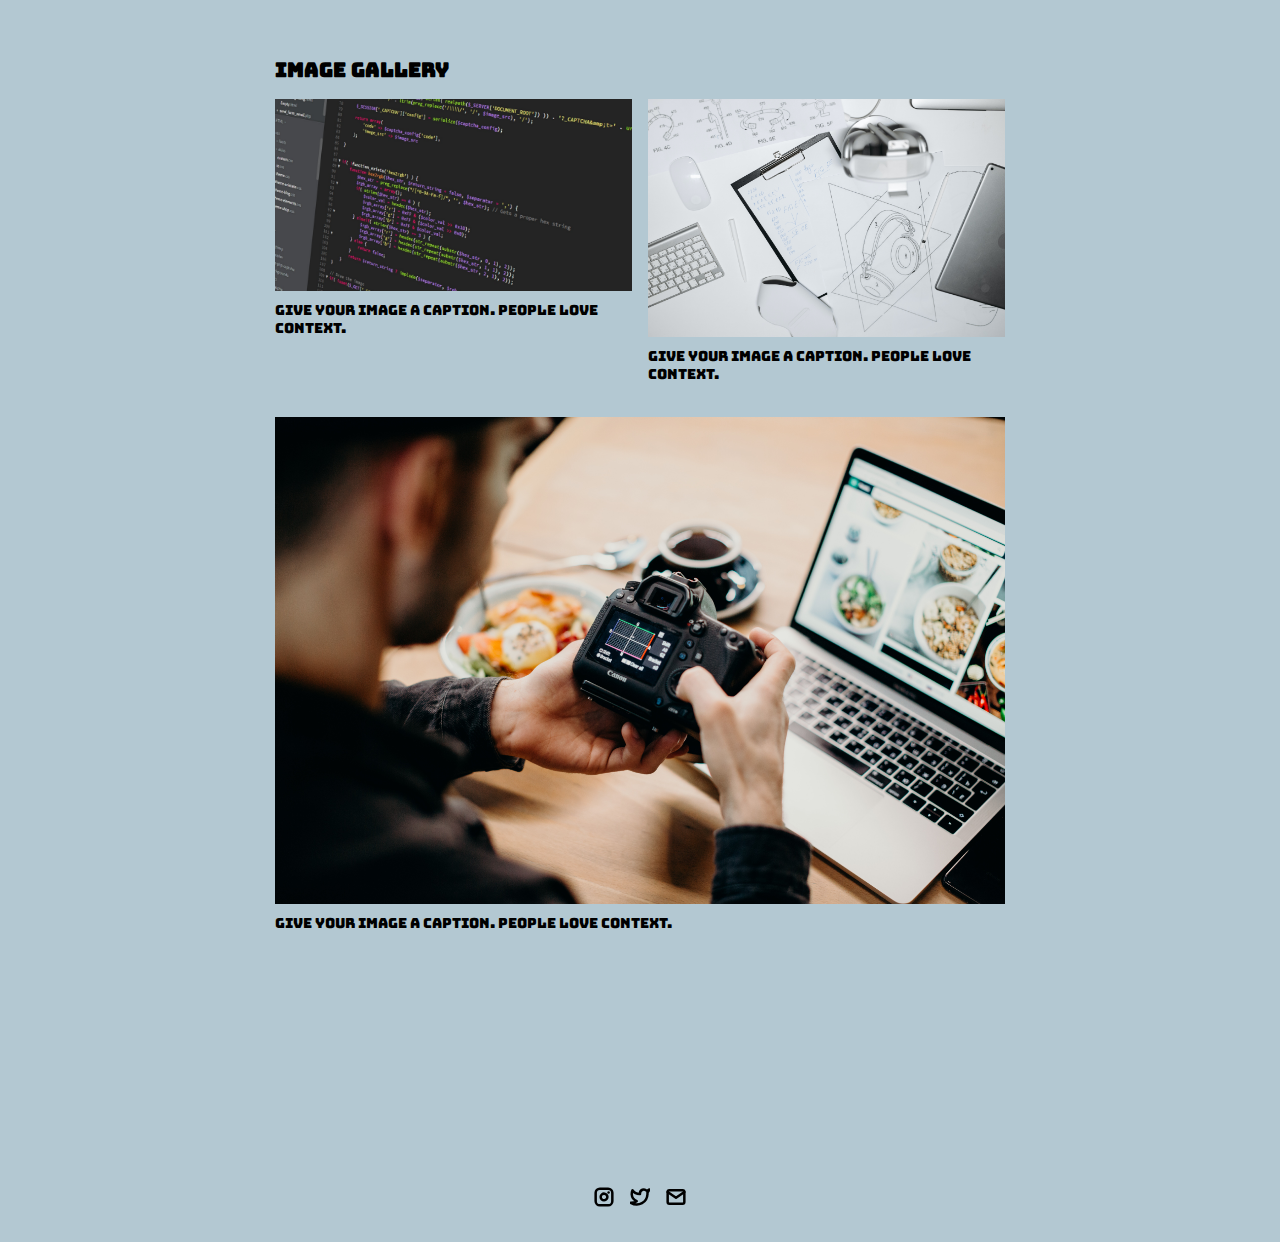
<file: project-pages/Nu-metal.html>
<!-- 
  IMPORTANT! 
  
  Keep this file unchanged to use as a template for all future project pages. 

  For every new project you add to your portfolio, make a copy of this file in the
  'project-pages' folder with a name related to the project.
-->


<!DOCTYPE html>
<html lang="en">
	<head>
		<meta charset="utf-8">
    <!-- 
      TODO

      Upload your Unemployable (or whatever photo you like) to the assets/images folder
      and change the name of the image below to match the uploaded one

      Change the title in the <title> tag to whatever you would like the title of your portfolio to be

      This should be the same across all pages.
     -->
     <link rel="icon" href="../assets/images/1311.png" />
     <title>Maps By Jaylin</title>
    <meta name="description" content="A portfolio template for the Unemployables community.">
    <meta name="viewport" content="width=device-width, initial-scale=1" />

		<link rel="stylesheet" href="../css/layout.css">
    <link rel="stylesheet" href="../css/typography.css">
    <link rel="stylesheet" href="../css/utilities.css">
       <link rel="stylesheet" href="https://fonts.googleapis.com/css2?family=Bungee&family=Josefin+Sans:ital,wght@0,100..700;1,100..700&display=swap">
<style>
body {
  font-family: "Bungee", sans-serif;
  font-weight: 100;
  font-style: normal;}
</style>

		<script defer src="../js/script.js"></script>
	</head>
	<body>
    <!-- NAVBAR -->
    <div class="navbar">
      <a class="nav-title-link" href="../index.html">
        <!-- 
          TODO - Change the "Portfolio Title" to whatever you want displayed in the top left

          (this should be the same across all pages)
         -->
        <span class="nav-title">Maps By Jaylin</span>
        <!-- 
          TODO - Change the email after 'mailto:' to your email address for contact 
        
          (this should be the same across all pages)
        -->
        <a class="button" href="jaylinbasinger@gmail.com">
          <span class="button-text">Contact Me</span>
        </a>
      </a>
    </div>

    <!-- MAIN PAGE CONTENT -->
    <div id="main-content">

      <!-- PROJECT HEADER -->
      <div id="project-header">
          <!-- 
            TODO

            - Change the 'main-title' text to the name of your project
            - Change the 'body-text' text to a short and sweet description of your project (maybe the same as the one on the project card)
            - Change "desktop.jpeg" to the image filename you uploaded in the assets/images folder.
          -->
        <div class="main-title">United States Nu Metal Band Orgins</div>
        <div class="body-text">A small description about the project goes here, get the reader hooked on the project and tell them why they should continue to read this page. Give it a sweet tagline.</div>
        <iframe class="project image" src="webmap/index.html"
        style ="width: full ;height: 700px"></iframe>
      </div>

      <!-- PROJECT DETAILS -->
      <!-- 
        TODO

        - Change the 'subheader-text' to whatever header you want for project details
        - Add paragraphs using the <div class="body-text"></div> elements in the "project-details-content"
      -->
      <div id="project-details">
        <div class="subheader-text">Project Details / Background</div>
        <div class="project-details-content">
          <div class="body-text">Lorem ipsum dolor sit amet, consectetur adipiscing elit, sed do eiusmod tempor incididunt ut labore et dolore magna aliqua. Tristique risus nec feugiat in fermentum. Sed id semper risus in hendrerit gravida. Placerat duis ultricies lacus sed. Id neque aliquam vestibulum morbi blandit cursus risus. Elit pellentesque habitant morbi tristique senectus et netus et. Elementum tempus egestas sed sed risus pretium quam. Nibh ipsum consequat nisl vel pretium lectus quam id leo. Vitae congue mauris rhoncus aenean vel elit.</div>
          <div class="body-text">Vitae justo eget magna fermentum. Imperdiet nulla malesuada pellentesque elit eget gravida. Aliquet nec ullamcorper sit amet. Aliquet sagittis id consectetur purus. Ac tortor dignissim convallis aenean. Enim neque volutpat ac tincidunt vitae. Lobortis feugiat vivamus at augue. Platea dictumst vestibulum rhoncus est pellentesque elit ullamcorper. Viverra orci sagittis eu volutpat. Massa tincidunt nunc pulvinar sapien et ligula. Donec enim diam vulputate ut.</div>
        </div>
      </div>

      <!-- IMAGE GALLERY -->
      <div id="project-gallery">
        <!-- TODO - Change the 'subheader-text' to whatever you want the Gallery section header to say -->
        <div class="subheader-text">Image Gallery</div>
        <div class="project-gallery-content">
            <!-- 
              TODO

              This is where the images in the gallery live. Here's a simple gallery image for you to copy:

              Full Width Image:

                <div class="gallery-image-container">
                  <img src="../assets/images/IMAGE_NAME" class="gallery-image">
                  <span class="image-caption">IMAGE_CAPTION</span>
                </div>

              Half Width Image: 

                <div class="gallery-image-container half-width">
                  <img src="../assets/images/IMAGE_NAME" class="gallery-image">
                  <span class="image-caption">IMAGE_CAPTION</span>
                </div>

              - To add an image to the this area, copy one of the above, paste it below this comment, and change the following:
                  - IMAGE_NAME: the name of the image file in assets/images
                  - IMAGE_CAPTION: to the caption of the image
            -->
            <div class="gallery-image-container half-width">
              <img src="../assets/images/code.jpeg" class="gallery-image">
              <span class="image-caption">Give your image a caption. People love context.</span>
            </div>
            <div class="gallery-image-container half-width">
              <img src="../assets/images/sketchbook.jpeg" class="gallery-image">
              <span class="image-caption">Give your image a caption. People love context.</span>
            </div>
            <div class="gallery-image-container">
              <img src="../assets/images/camera.jpeg" class="gallery-image">
              <span class="image-caption">Give your image a caption. People love context.</span>
            </div>
        </div>
      </div>
    </div>

    <!-- FOOTER -->
    <div id="footer">
      <!-- 
        TODO - Change href to your Instagram account (can also delete entire "a" element if no Instagram) 

        This should be the same across all pages.
      -->
      <a class="icon-link" target="_blank" href="https://twitter.com/whitevans_eth">
        <image src="../assets/icons/instagram.svg" class="footer-icon"/>
      </a>
      <!-- 
        TODO - Change href to your Twitter account (can also delete entire "a" element if no Twitter) 
      
        This should be the same across all pages.
      -->
      <a class="icon-link" target="_blank" href="https://twitter.com/whitevans_eth">
        <image src="../assets/icons/twitter.svg" class="footer-icon"/>
      </a>
      <!-- 
        TODO - Change the email after "mailto" to your contact email 
      
        This should be the same across all pages.
      -->
      <a class="icon-link" href="mailto:whitevans.eth@gmail.com">
        <image src="../assets/icons/mail.svg" class="footer-icon"/>
      </a>
    </div>

	</body>
</html>
</file>
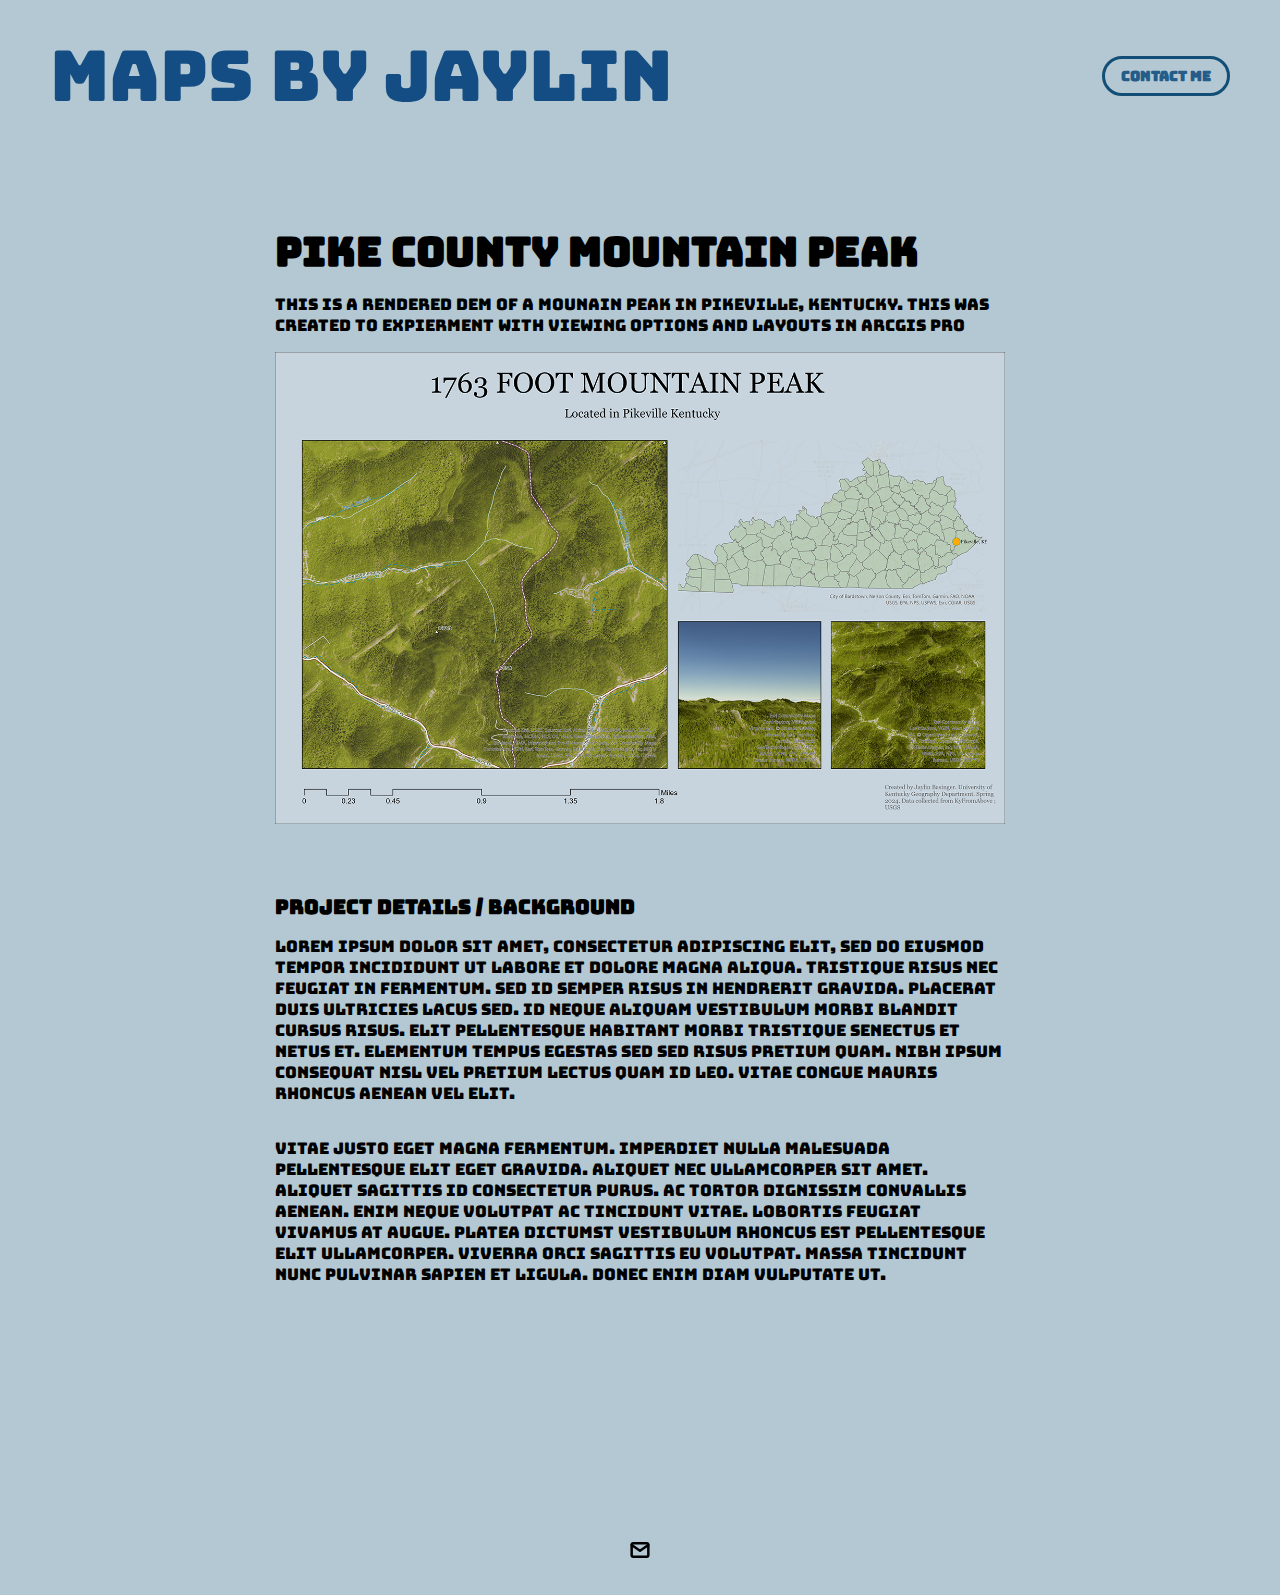
<file: project-pages/Pike-Mountain.html>
<!-- 
  IMPORTANT! 
  
  Keep this file unchanged to use as a template for all future project pages. 

  For every new project you add to your portfolio, make a copy of this file in the
  'project-pages' folder with a name related to the project.
-->


<!DOCTYPE html>
<html lang="en">
	<head>
		<meta charset="utf-8">
    <!-- 
      TODO

      Upload your Unemployable (or whatever photo you like) to the assets/images folder
      and change the name of the image below to match the uploaded one

      Change the title in the <title> tag to whatever you would like the title of your portfolio to be

      This should be the same across all pages.
     -->
     <link rel="icon" href="../assets/images/1311.png" />
     <title>Maps By Jaylin</title>
    <meta name="description" content="A portfolio template for the Unemployables community.">
    <meta name="viewport" content="width=device-width, initial-scale=1" />

		<link rel="stylesheet" href="../css/layout.css">
    <link rel="stylesheet" href="../css/typography.css">
    <link rel="stylesheet" href="../css/utilities.css">
       <link rel="stylesheet" href="https://fonts.googleapis.com/css2?family=Bungee&family=Josefin+Sans:ital,wght@0,100..700;1,100..700&display=swap">
<style>
body {
  font-family: "Bungee", sans-serif;
  font-weight: 100;
  font-style: normal;}
</style>

		<script defer src="../js/script.js"></script>
	</head>
	<body>
    <!-- NAVBAR -->
    <div class="navbar">
      <a class="nav-title-link" href="../index.html">
        <!-- 
          TODO - Change the "Portfolio Title" to whatever you want displayed in the top left

          (this should be the same across all pages)
         -->
        <span class="nav-title">Maps By Jaylin</span>
        <!-- 
          TODO - Change the email after 'mailto:' to your email address for contact 
        
          (this should be the same across all pages)
        -->
        <a class="button" href="jaylinbasinger@gmail.com">
          <span class="button-text">Contact Me</span>
        </a>
      </a>
    </div>

    <!-- MAIN PAGE CONTENT -->
    <div id="main-content">

      <!-- PROJECT HEADER -->
      <div id="project-header">
          <!-- 
            TODO

            - Change the 'main-title' text to the name of your project
            - Change the 'body-text' text to a short and sweet description of your project (maybe the same as the one on the project card)
            - Change "desktop.jpeg" to the image filename you uploaded in the assets/images folder.
          -->
        <div class="main-title">Pike County Mountain Peak</div>
        <div class="body-text">This is a rendered DEM of a mounain peak in Pikeville, Kentucky. This was created to expierment with viewing options and layouts in ArcGIS Pro</div>
        <image class="project-header-image" src="../assets/images/pike.png">
      </div>

      <!-- PROJECT DETAILS -->
      <!-- 
        TODO

        - Change the 'subheader-text' to whatever header you want for project details
        - Add paragraphs using the <div class="body-text"></div> elements in the "project-details-content"
      -->
      <div id="project-details">
        <div class="subheader-text">Project Details / Background</div>
        <div class="project-details-content">
          <div class="body-text">Lorem ipsum dolor sit amet, consectetur adipiscing elit, sed do eiusmod tempor incididunt ut labore et dolore magna aliqua. Tristique risus nec feugiat in fermentum. Sed id semper risus in hendrerit gravida. Placerat duis ultricies lacus sed. Id neque aliquam vestibulum morbi blandit cursus risus. Elit pellentesque habitant morbi tristique senectus et netus et. Elementum tempus egestas sed sed risus pretium quam. Nibh ipsum consequat nisl vel pretium lectus quam id leo. Vitae congue mauris rhoncus aenean vel elit.</div>
          <div class="body-text">Vitae justo eget magna fermentum. Imperdiet nulla malesuada pellentesque elit eget gravida. Aliquet nec ullamcorper sit amet. Aliquet sagittis id consectetur purus. Ac tortor dignissim convallis aenean. Enim neque volutpat ac tincidunt vitae. Lobortis feugiat vivamus at augue. Platea dictumst vestibulum rhoncus est pellentesque elit ullamcorper. Viverra orci sagittis eu volutpat. Massa tincidunt nunc pulvinar sapien et ligula. Donec enim diam vulputate ut.</div>
        </div>
      </div>

    
        </div>
      </div>
    </div>

    <!-- FOOTER -->
    <div id="footer">
 
      <a class="icon-link" href="mailto:whitevans.eth@gmail.com">
        <image src="../assets/icons/mail.svg" class="footer-icon"/>
      </a>
    </div>

	</body>
</html>
</file>
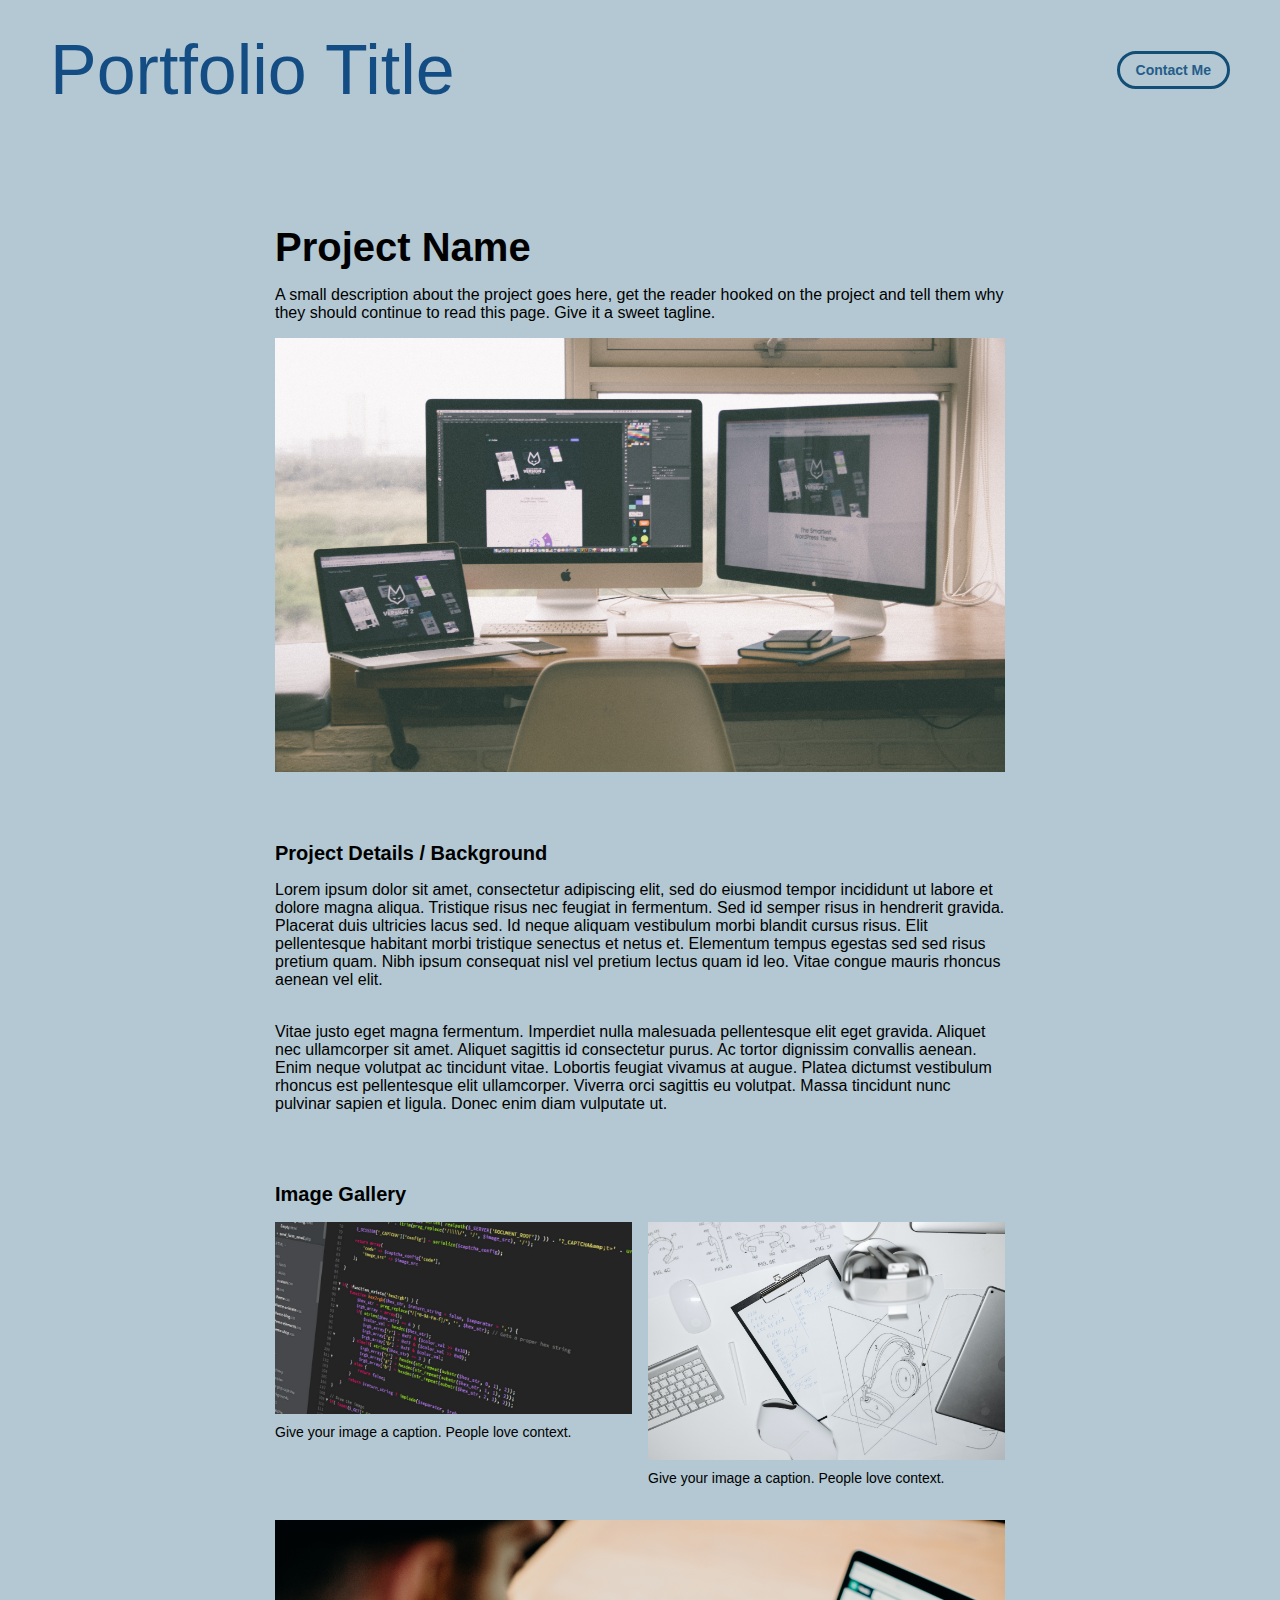
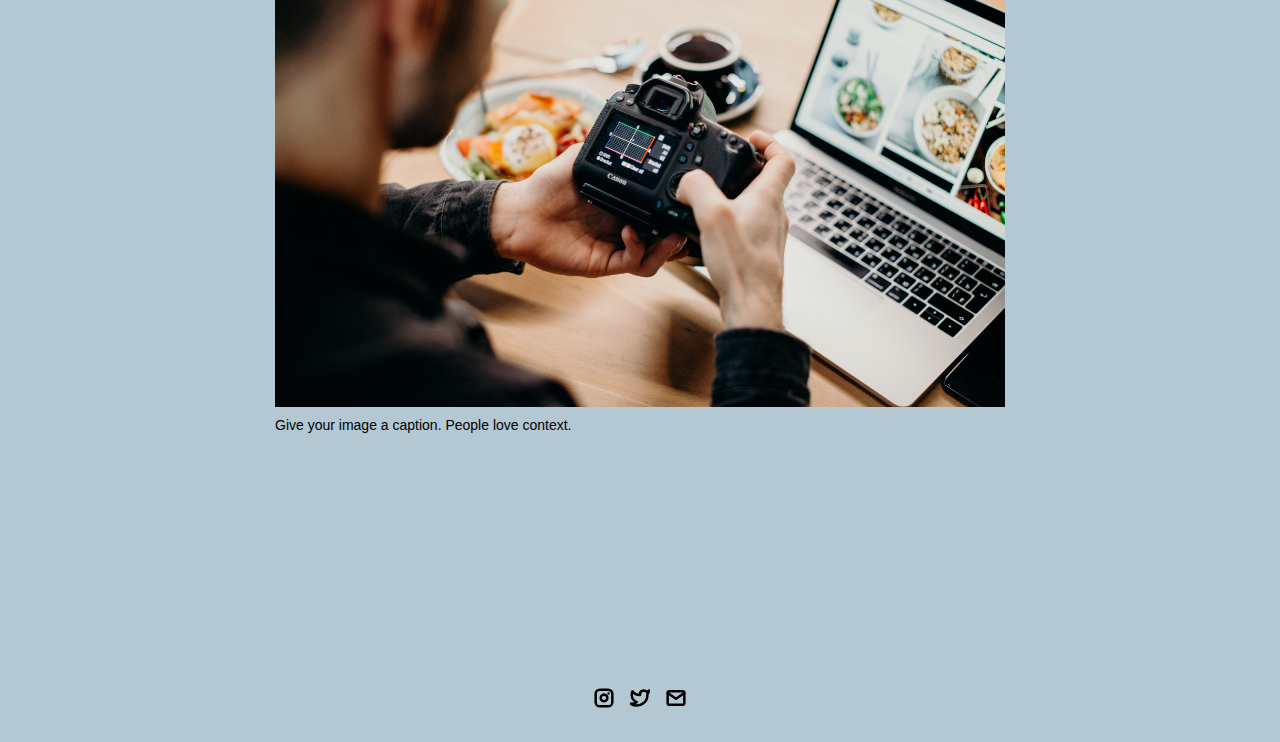
<file: project-pages/project-template copy.html>
<!-- 
  IMPORTANT! 
  
  Keep this file unchanged to use as a template for all future project pages. 

  For every new project you add to your portfolio, make a copy of this file in the
  'project-pages' folder with a name related to the project.
-->


<!DOCTYPE html>
<html lang="en">
	<head>
		<meta charset="utf-8">
    <!-- 
      TODO

      Upload your Unemployable (or whatever photo you like) to the assets/images folder
      and change the name of the image below to match the uploaded one

      Change the title in the <title> tag to whatever you would like the title of your portfolio to be

      This should be the same across all pages.
     -->
     <link rel="icon" href="../assets/images/1311.png" />
     <title>Unemployables Portfolio</title>
    <meta name="description" content="A portfolio template for the Unemployables community.">
    <meta name="viewport" content="width=device-width, initial-scale=1" />

		<link rel="stylesheet" href="../css/layout.css">
    <link rel="stylesheet" href="../css/typography.css">
    <link rel="stylesheet" href="../css/utilities.css">

		<script defer src="../js/script.js"></script>
	</head>
	<body>
    <!-- NAVBAR -->
    <div class="navbar">
      <a class="nav-title-link" href="../index.html">
        <!-- 
          TODO - Change the "Portfolio Title" to whatever you want displayed in the top left

          (this should be the same across all pages)
         -->
        <span class="nav-title">Portfolio Title</span>
        <!-- 
          TODO - Change the email after 'mailto:' to your email address for contact 
        
          (this should be the same across all pages)
        -->
        <a class="button" href="mailto:whitevans.eth@gmail.com">
          <span class="button-text">Contact Me</span>
        </a>
      </a>
    </div>

    <!-- MAIN PAGE CONTENT -->
    <div id="main-content">

      <!-- PROJECT HEADER -->
      <div id="project-header">
          <!-- 
            TODO

            - Change the 'main-title' text to the name of your project
            - Change the 'body-text' text to a short and sweet description of your project (maybe the same as the one on the project card)
            - Change "desktop.jpeg" to the image filename you uploaded in the assets/images folder.
          -->
        <div class="main-title">Project Name</div>
        <div class="body-text">A small description about the project goes here, get the reader hooked on the project and tell them why they should continue to read this page. Give it a sweet tagline.</div>
        <image class="project-header-image" src="../assets/images/desktop.jpeg">
      </div>

      <!-- PROJECT DETAILS -->
      <!-- 
        TODO

        - Change the 'subheader-text' to whatever header you want for project details
        - Add paragraphs using the <div class="body-text"></div> elements in the "project-details-content"
      -->
      <div id="project-details">
        <div class="subheader-text">Project Details / Background</div>
        <div class="project-details-content">
          <div class="body-text">Lorem ipsum dolor sit amet, consectetur adipiscing elit, sed do eiusmod tempor incididunt ut labore et dolore magna aliqua. Tristique risus nec feugiat in fermentum. Sed id semper risus in hendrerit gravida. Placerat duis ultricies lacus sed. Id neque aliquam vestibulum morbi blandit cursus risus. Elit pellentesque habitant morbi tristique senectus et netus et. Elementum tempus egestas sed sed risus pretium quam. Nibh ipsum consequat nisl vel pretium lectus quam id leo. Vitae congue mauris rhoncus aenean vel elit.</div>
          <div class="body-text">Vitae justo eget magna fermentum. Imperdiet nulla malesuada pellentesque elit eget gravida. Aliquet nec ullamcorper sit amet. Aliquet sagittis id consectetur purus. Ac tortor dignissim convallis aenean. Enim neque volutpat ac tincidunt vitae. Lobortis feugiat vivamus at augue. Platea dictumst vestibulum rhoncus est pellentesque elit ullamcorper. Viverra orci sagittis eu volutpat. Massa tincidunt nunc pulvinar sapien et ligula. Donec enim diam vulputate ut.</div>
        </div>
      </div>

      <!-- IMAGE GALLERY -->
      <div id="project-gallery">
        <!-- TODO - Change the 'subheader-text' to whatever you want the Gallery section header to say -->
        <div class="subheader-text">Image Gallery</div>
        <div class="project-gallery-content">
            <!-- 
              TODO

              This is where the images in the gallery live. Here's a simple gallery image for you to copy:

              Full Width Image:

                <div class="gallery-image-container">
                  <img src="../assets/images/IMAGE_NAME" class="gallery-image">
                  <span class="image-caption">IMAGE_CAPTION</span>
                </div>

              Half Width Image: 

                <div class="gallery-image-container half-width">
                  <img src="../assets/images/IMAGE_NAME" class="gallery-image">
                  <span class="image-caption">IMAGE_CAPTION</span>
                </div>

              - To add an image to the this area, copy one of the above, paste it below this comment, and change the following:
                  - IMAGE_NAME: the name of the image file in assets/images
                  - IMAGE_CAPTION: to the caption of the image
            -->
            <div class="gallery-image-container half-width">
              <img src="../assets/images/code.jpeg" class="gallery-image">
              <span class="image-caption">Give your image a caption. People love context.</span>
            </div>
            <div class="gallery-image-container half-width">
              <img src="../assets/images/sketchbook.jpeg" class="gallery-image">
              <span class="image-caption">Give your image a caption. People love context.</span>
            </div>
            <div class="gallery-image-container">
              <img src="../assets/images/camera.jpeg" class="gallery-image">
              <span class="image-caption">Give your image a caption. People love context.</span>
            </div>
        </div>
      </div>
    </div>

    <!-- FOOTER -->
    <div id="footer">
      <!-- 
        TODO - Change href to your Instagram account (can also delete entire "a" element if no Instagram) 

        This should be the same across all pages.
      -->
      <a class="icon-link" target="_blank" href="https://twitter.com/whitevans_eth">
        <image src="../assets/icons/instagram.svg" class="footer-icon"/>
      </a>
      <!-- 
        TODO - Change href to your Twitter account (can also delete entire "a" element if no Twitter) 
      
        This should be the same across all pages.
      -->
      <a class="icon-link" target="_blank" href="https://twitter.com/whitevans_eth">
        <image src="../assets/icons/twitter.svg" class="footer-icon"/>
      </a>
      <!-- 
        TODO - Change the email after "mailto" to your contact email 
      
        This should be the same across all pages.
      -->
      <a class="icon-link" href="mailto:whitevans.eth@gmail.com">
        <image src="../assets/icons/mail.svg" class="footer-icon"/>
      </a>
    </div>

	</body>
</html>
</file>
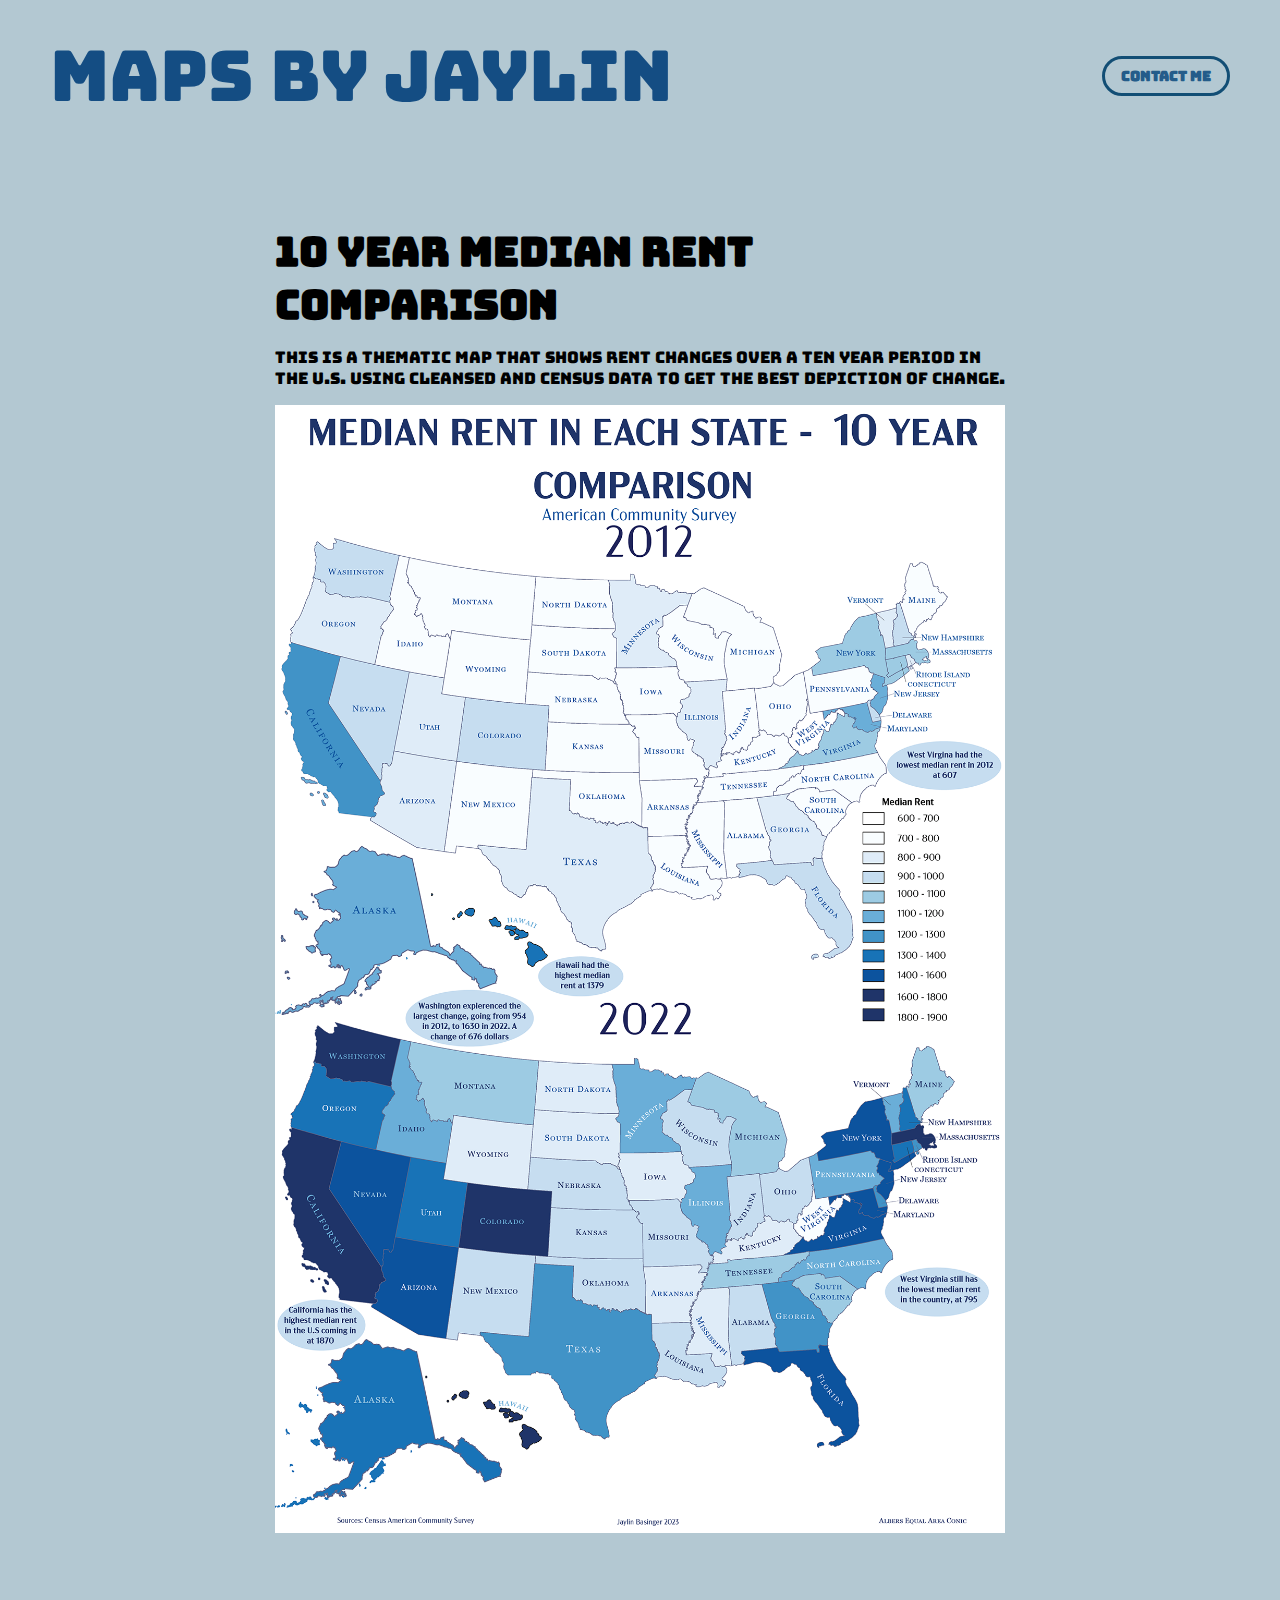
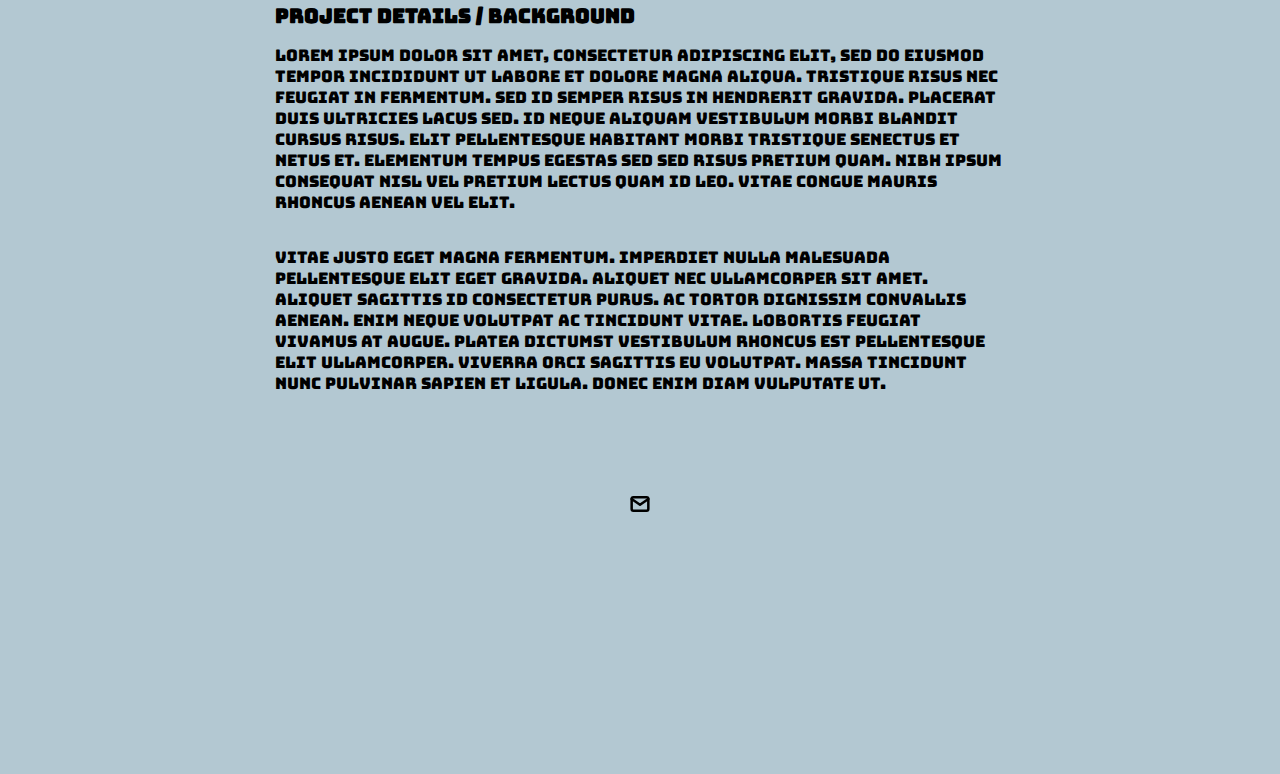
<file: project-pages/Rent-Comparison.html>
<!-- 
  IMPORTANT! 
  
  Keep this file unchanged to use as a template for all future project pages. 

  For every new project you add to your portfolio, make a copy of this file in the
  'project-pages' folder with a name related to the project.
-->


<!DOCTYPE html>
<html lang="en">
	<head>
		<meta charset="utf-8">
    <!-- 
      TODO

      Upload your Unemployable (or whatever photo you like) to the assets/images folder
      and change the name of the image below to match the uploaded one

      Change the title in the <title> tag to whatever you would like the title of your portfolio to be

      This should be the same across all pages.
     -->
     <link rel="icon" href="../assets/images/1311.png" />
     <title>Maps By Jaylin</title>
    <meta name="description" content="A portfolio template for the Unemployables community.">
    <meta name="viewport" content="width=device-width, initial-scale=1" />

		<link rel="stylesheet" href="../css/layout.css">
    <link rel="stylesheet" href="../css/typography.css">
    <link rel="stylesheet" href="../css/utilities.css">
       <link rel="stylesheet" href="https://fonts.googleapis.com/css2?family=Bungee&family=Josefin+Sans:ital,wght@0,100..700;1,100..700&display=swap">
<style>
body {
  font-family: "Bungee", sans-serif;
  font-weight: 100;
  font-style: normal;}
</style>

		<script defer src="../js/script.js"></script>
	</head>
	<body>
    <!-- NAVBAR -->
    <div class="navbar">
      <a class="nav-title-link" href="../index.html">
        <!-- 
          TODO - Change the "Portfolio Title" to whatever you want displayed in the top left

          (this should be the same across all pages)
         -->
        <span class="nav-title">Maps By Jaylin</span>
        <!-- 
          TODO - Change the email after 'mailto:' to your email address for contact 
        
          (this should be the same across all pages)
        -->
        <a class="button" href="jaylinbasinger@gmail.com">
          <span class="button-text">Contact Me</span>
        </a>
      </a>
    </div>

    <!-- MAIN PAGE CONTENT -->
    <div id="main-content">

      <!-- PROJECT HEADER -->
      <div id="project-header">
          <!-- 
            TODO

            - Change the 'main-title' text to the name of your project
            - Change the 'body-text' text to a short and sweet description of your project (maybe the same as the one on the project card)
            - Change "desktop.jpeg" to the image filename you uploaded in the assets/images folder.
          -->
        <div class="main-title">10 Year Median Rent Comparison</div>
        <div class="body-text">This is a thematic map that shows rent changes over a ten year period in the U.S. using cleansed and Census Data to get the best depiction of change.</div>
        <image class="project-header-image" src="../assets/images/rent.png">
      </div>


      <!-- PROJECT DETAILS -->
      <!-- 
        TODO

        - Change the 'subheader-text' to whatever header you want for project details
        - Add paragraphs using the <div class="body-text"></div> elements in the "project-details-content"
      -->
      <div id="project-details">
        <div class="subheader-text">Project Details / Background</div>
        <div class="project-details-content">
          <div class="body-text">Lorem ipsum dolor sit amet, consectetur adipiscing elit, sed do eiusmod tempor incididunt ut labore et dolore magna aliqua. Tristique risus nec feugiat in fermentum. Sed id semper risus in hendrerit gravida. Placerat duis ultricies lacus sed. Id neque aliquam vestibulum morbi blandit cursus risus. Elit pellentesque habitant morbi tristique senectus et netus et. Elementum tempus egestas sed sed risus pretium quam. Nibh ipsum consequat nisl vel pretium lectus quam id leo. Vitae congue mauris rhoncus aenean vel elit.</div>
          <div class="body-text">Vitae justo eget magna fermentum. Imperdiet nulla malesuada pellentesque elit eget gravida. Aliquet nec ullamcorper sit amet. Aliquet sagittis id consectetur purus. Ac tortor dignissim convallis aenean. Enim neque volutpat ac tincidunt vitae. Lobortis feugiat vivamus at augue. Platea dictumst vestibulum rhoncus est pellentesque elit ullamcorper. Viverra orci sagittis eu volutpat. Massa tincidunt nunc pulvinar sapien et ligula. Donec enim diam vulputate ut.</div>
        </div>
      </div>

      
    <!-- FOOTER -->
    <div id="footer">

      <a class="icon-link" href="mailto:whitevans.eth@gmail.com">
        <image src="../assets/icons/mail.svg" class="footer-icon"/>
      </a>
    </div>

	</body>
</html>
</file>
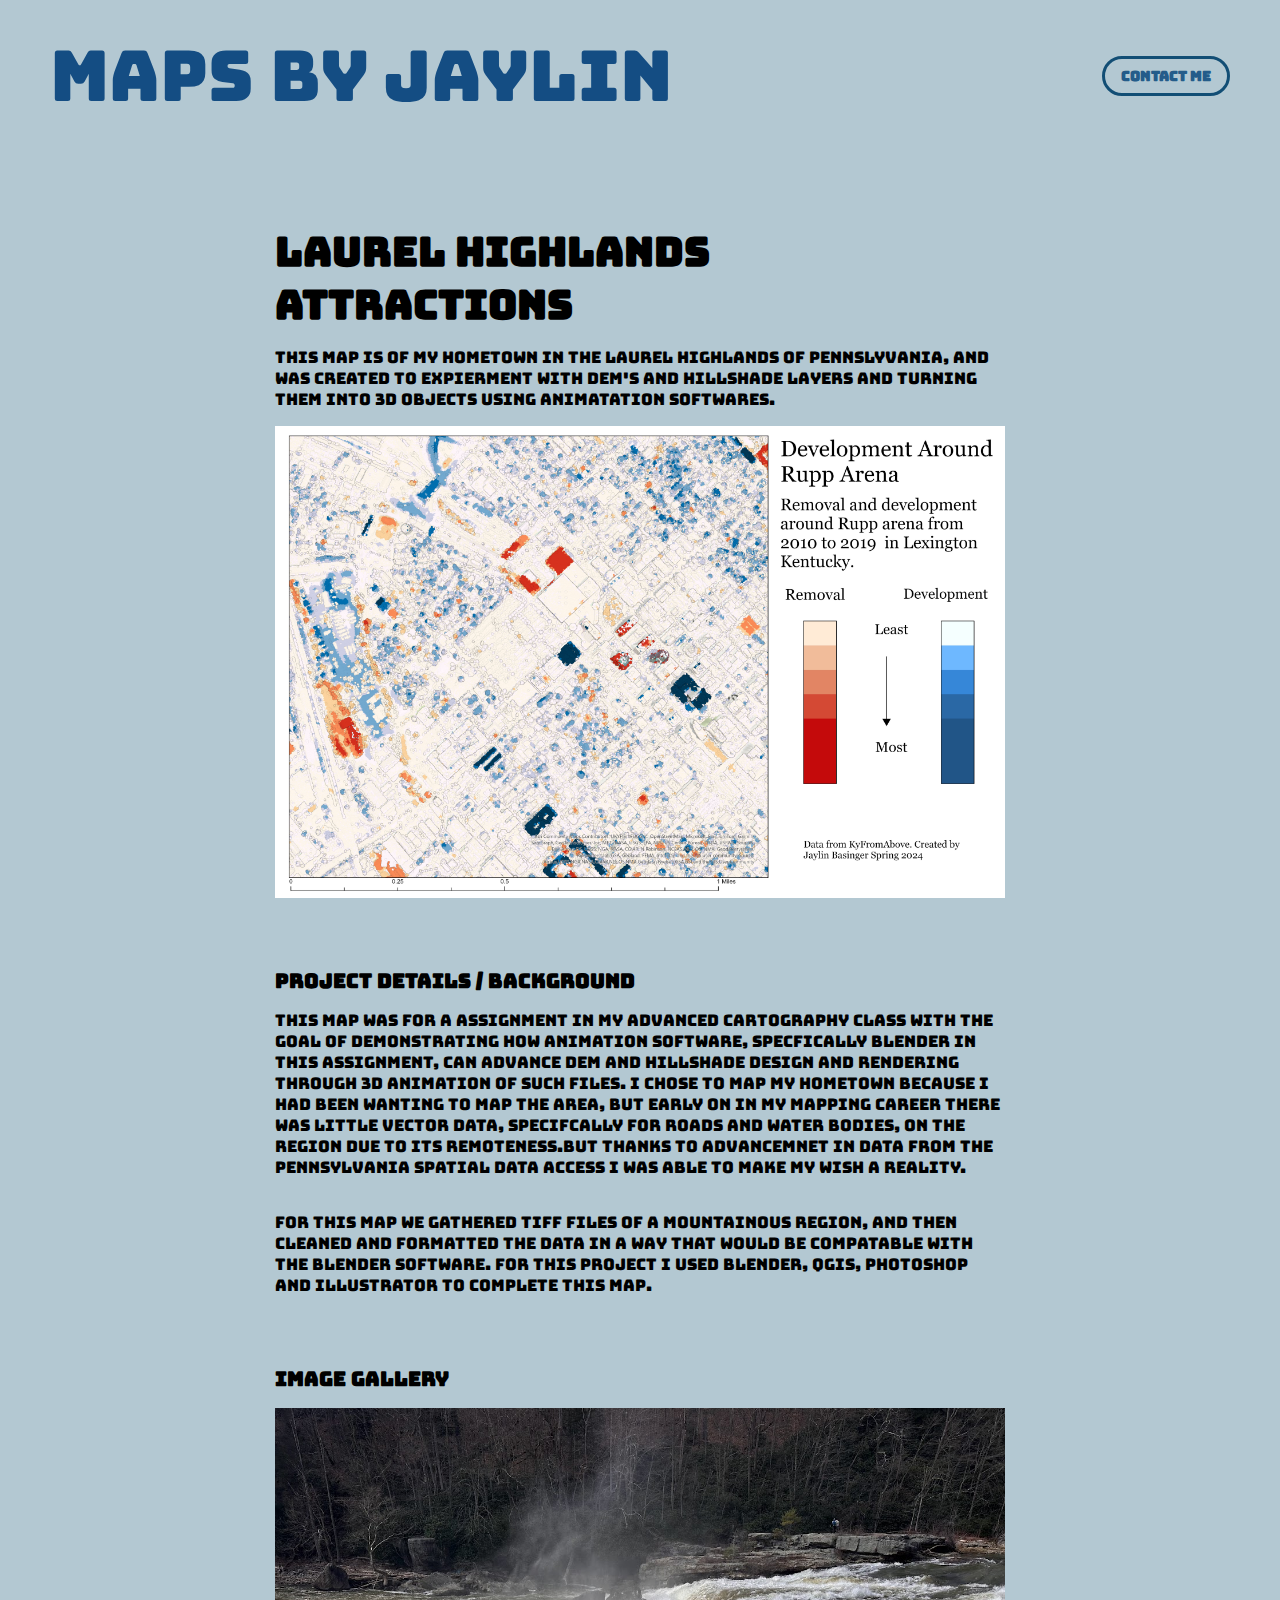
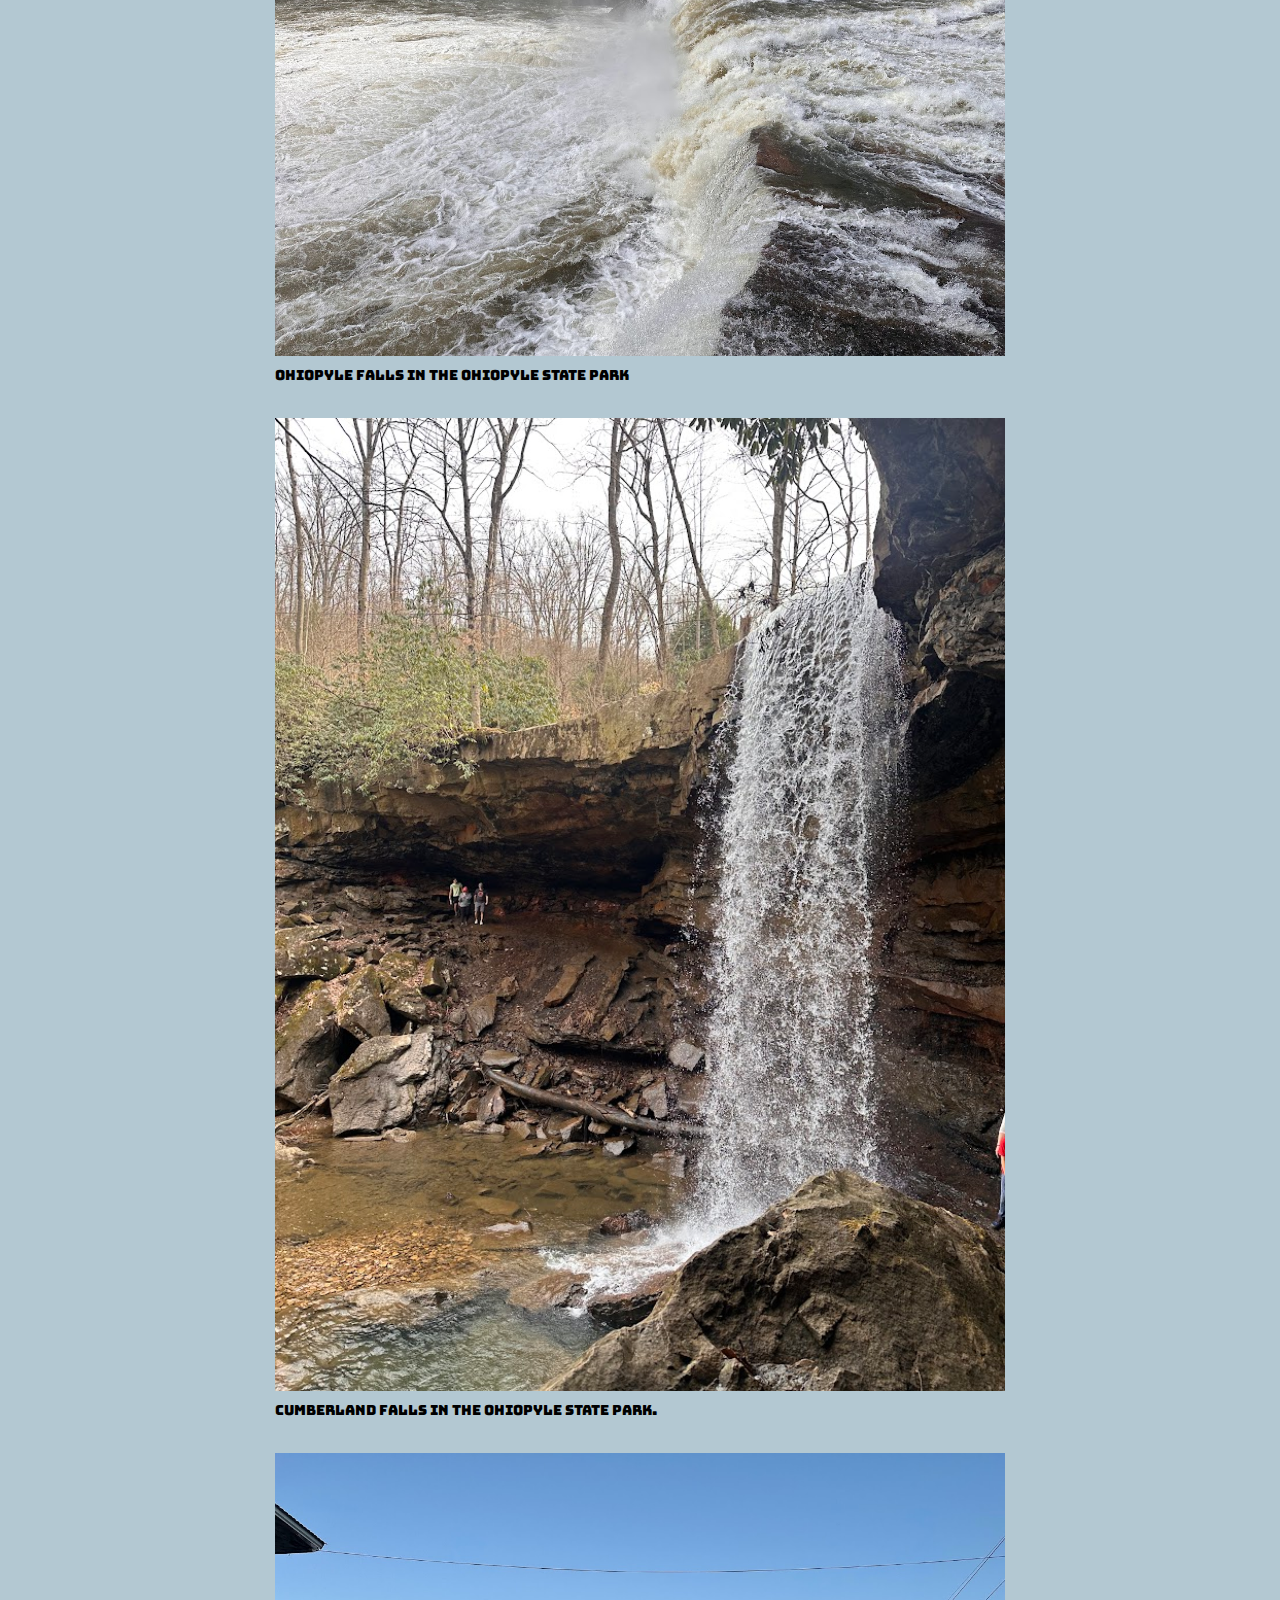
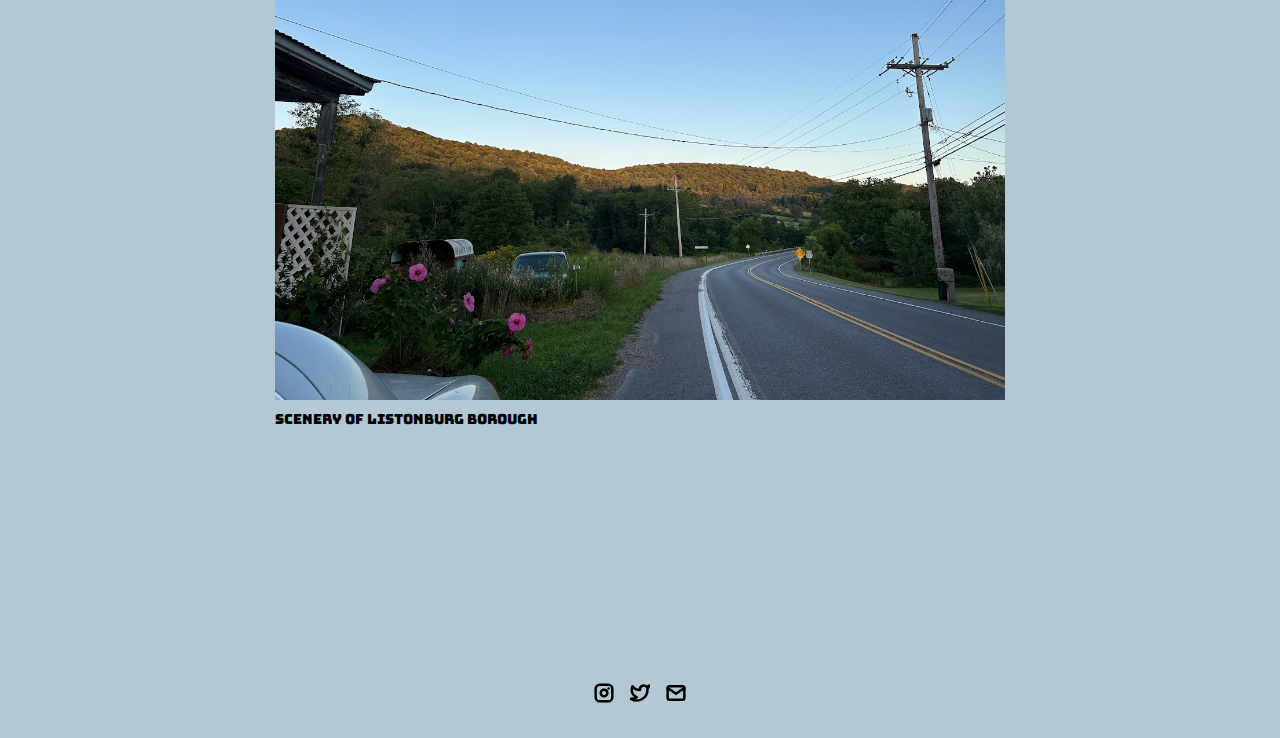
<file: project-pages/rupp.html>
<!-- 
  IMPORTANT! 
  
  Keep this file unchanged to use as a template for all future project pages. 

  For every new project you add to your portfolio, make a copy of this file in the
  'project-pages' folder with a name related to the project.
-->


<!DOCTYPE html>
<html lang="en">
	<head>
		<meta charset="utf-8">
    <!-- 
      TODO

      Upload your Unemployable (or whatever photo you like) to the assets/images folder
      and change the name of the image below to match the uploaded one

      Change the title in the <title> tag to whatever you would like the title of your portfolio to be

      This should be the same across all pages.
     -->
     <link rel="icon" href="../assets/images/1311.png" />
     <title>Maps By Jaylin</title>
    <meta name="description" content="A portfolio template for the Unemployables community.">
    <meta name="viewport" content="width=device-width, initial-scale=1" />

		<link rel="stylesheet" href="../css/layout.css">
    <link rel="stylesheet" href="../css/typography.css">
    <link rel="stylesheet" href="../css/utilities.css">
       <link rel="stylesheet" href="https://fonts.googleapis.com/css2?family=Bungee&family=Josefin+Sans:ital,wght@0,100..700;1,100..700&display=swap">
<style>
body {
  font-family: "Bungee", sans-serif;
  font-weight: 100;
  font-style: normal;}
</style>

		<script defer src="../js/script.js"></script>
	</head>
	<body>
    <!-- NAVBAR -->
    <div class="navbar">
      <a class="nav-title-link" href="../index.html">
        <!-- 
          TODO - Change the "Portfolio Title" to whatever you want displayed in the top left

          (this should be the same across all pages)
         -->
        <span class="nav-title">Maps By Jaylin</span>
        <!-- 
          TODO - Change the email after 'mailto:' to your email address for contact 
        
          (this should be the same across all pages)
        -->
        <a class="button" href="jaylinbasinger@gmail.com">
          <span class="button-text">Contact Me</span>
        </a>
      </a>
    </div>

    <!-- MAIN PAGE CONTENT -->
    <div id="main-content">

      <!-- PROJECT HEADER -->
      <div id="project-header">
          <!-- 
            TODO

            - Change the 'main-title' text to the name of your project
            - Change the 'body-text' text to a short and sweet description of your project (maybe the same as the one on the project card)
            - Change "desktop.jpeg" to the image filename you uploaded in the assets/images folder.
          -->
        <div class="main-title">Laurel Highlands Attractions</div>
        <div class="body-text">This map is of my hometown in the Laurel Highlands of Pennslyvania, and was created to expierment with DEM's and hillshade layers and turning them into 3D objects using animatation softwares.</div>
        <image class="project-header-image" src="../assets/images/RuppLidarChange.jpg">
      </div>


      <!-- PROJECT DETAILS -->
      <!-- 
        TODO

        - Change the 'subheader-text' to whatever header you want for project details
        - Add paragraphs using the <div class="body-text"></div> elements in the "project-details-content"
      -->
      <div id="project-details">
        <div class="subheader-text">Project Details / Background</div>
        <div class="project-details-content">
          <div class="body-text">This map was for a assignment in my advanced cartography class with the goal of demonstrating how animation software, specfically Blender in this assignment, can advance DEM and hillshade design and rendering through 3D animation of such files. I chose to map my hometown because I had been wanting to map the area, but early on in my mapping career there was little vector data, specifcally for roads and water bodies, on the region due to its remoteness.But thanks to advancemnet in data from the Pennsylvania Spatial Data Access I was able to make my wish a reality. </div>
          <div class="body-text">For this map we gathered TIFF files of a mountainous region, and then cleaned and formatted the data in a way that would be compatable with the Blender Software. For this project I used Blender, Qgis, Photoshop and Illustrator to complete this map.</div>
        </div>
      </div>

      <!-- IMAGE GALLERY -->
      <div id="project-gallery">
        <!-- TODO - Change the 'subheader-text' to whatever you want the Gallery section header to say -->
        <div class="subheader-text">Image Gallery</div>
        <div class="project-gallery-content">
            <!-- 
              TODO

              This is where the images in the gallery live. Here's a simple gallery image for you to copy:

              Full Width Image:

                <div class="gallery-image-container">
                  <img src="../assets/images/IMAGE_NAME" class="gallery-image">
                  <span class="image-caption">IMAGE_CAPTION</span>
                </div>

              Half Width Image: 

                <div class="gallery-image-container half-width">
                  <img src="../assets/images/IMAGE_NAME" class="gallery-image">
                  <span class="image-caption">IMAGE_CAPTION</span>
                </div>

              - To add an image to the this area, copy one of the above, paste it below this comment, and change the following:
                  - IMAGE_NAME: the name of the image file in assets/images
                  - IMAGE_CAPTION: to the caption of the image
            -->
            <div class="gallery-image-container">
              <img src="../assets/images/ohioplye.jpg" class="gallery-image">
              <span class="image-caption">Ohiopyle Falls In the Ohiopyle State Park</span>
            </div>
            <div class="gallery-image-container">
              <img src="../assets/images/waterfall.JPG" class="gallery-image">
              <span class="image-caption">Cumberland Falls In the Ohiopyle State Park.</span>
            </div>
            <div class="gallery-image-container">
              <img src="../assets/images/confluencescene.jpg" class="gallery-image">
              <span class="image-caption">Scenery of Listonburg Borough</span>
            </div>
        </div>
      </div>
    </div>

    <!-- FOOTER -->
    <div id="footer">
      <!-- 
        TODO - Change href to your Instagram account (can also delete entire "a" element if no Instagram) 

        This should be the same across all pages.
      -->
      <a class="icon-link" target="_blank" href="https://twitter.com/whitevans_eth">
        <image src="../assets/icons/instagram.svg" class="footer-icon"/>
      </a>
      <!-- 
        TODO - Change href to your Twitter account (can also delete entire "a" element if no Twitter) 
      
        This should be the same across all pages.
      -->
      <a class="icon-link" target="_blank" href="https://twitter.com/whitevans_eth">
        <image src="../assets/icons/twitter.svg" class="footer-icon"/>
      </a>
      <!-- 
        TODO - Change the email after "mailto" to your contact email 
      
        This should be the same across all pages.
      -->
      <a class="icon-link" href="mailto:whitevans.eth@gmail.com">
        <image src="../assets/icons/mail.svg" class="footer-icon"/>
      </a>
    </div>

	</body>
</html>
</file>
<file: css/layout.css>
* {
  box-sizing: border-box;
}

html {
  text-size-adjust: none;
  -webkit-text-size-adjust: none;
  -moz-text-size-adjust: none;
  -ms-text-size-adjust: none;
}

body {
  margin: 0;
  -webkit-font-smoothing: antialiased;
  -moz-osx-font-smoothing: grayscale;
  background-color:rgba(153, 181, 194, 0.74)
}




/* Main Page Layout */

#main-content {
  margin: 200px 350px;
  display: flex;
  flex-direction: column;
  gap: 70px;
}




/* Portfolio Header */

#portfolio-header {
  display: flex;
  gap: 20px;
  align-items: center;
}

#portfolio-header-image-container {
  display: flex;
  flex-direction: column;
  gap: 10px;
  flex-basis: 40%;
}

.portfolio-header-image {
  width: 80%;
  height: auto;
}

#portfolio-header-text-container {
  display: flex;
  flex-direction: column;
  gap: 34px;
  flex-basis: 50%;
}




/* About Section */

#about-section {
  display: flex;
  flex-direction: column;
  gap: 16px;
}

.about-section-content {
  display: flex;
  flex-direction: column;
  gap: 34px;
}




/* Project Section */

#my-work-section {
  display: flex;
  flex-direction: column;
  gap: 16px;
}

.projects-container {
  display: flex;
  gap: 34px 16px;
  flex-wrap: wrap;
}

    /* Project Cards */

    .project-card {
      max-width: calc((100% - 32px) / 2);
      display: flex;
      flex-direction: column;
      gap: 50px;
    }

    .project-card-text-container {
      flex-direction: column;
      display: flex;
      gap: 16px
    }

    .project-image {
      width: 100%;
      height: 500px;
      object-fit: cover;
      object-position: center;
    }




/* Project Pages */

#project-header {
  display: flex;
  flex-direction: column;
  gap: 16px;
}

.project-header-image {
  width: 100%;
  height: auto;
}

#project-details {
  display: flex;
  flex-direction: column;
  gap: 16px;
}

.project-details-content {
  display: flex;
  flex-direction: column;
  gap: 34px;
}

    /* Project Gallery */

    #project-gallery {
      display: flex;
      flex-direction: column;
      gap: 16px;
    }

    .project-gallery-content {
      display: flex;
      flex-wrap: wrap;
      gap: 34px 16px;
    }

    .gallery-image-container {
      width: 100%;
      display: flex;
      flex-direction: column;
      gap: 10px;
    }

    .gallery-image-container.half-width {
      width: calc((100% - 16px) / 2);
    }

    .gallery-image {
      width: 100%;
      height: auto;
    }


/* Extra Extra large devices (large laptops and desktops, 1200px and below) */
@media only screen and (max-width: 1600px) {
  #main-content {
    margin: 225px 275px;
  }
}

/* Extra large devices (large laptops and desktops, 1200px and below) */
@media only screen and (max-width: 1200px) {
  #main-content {
    margin: 225px 175px;
  }
}

/* Large devices (laptops/desktops, 1000px and below) */
@media only screen and (max-width: 1000px) {
  #main-content {
    margin: 225px 75px;
  }
}

/* Small devices (portrait tablets and large phones, 800px and below) */
@media only screen and (max-width: 800px) {
  #main-content {
    margin: 150px 50px;
  }

  #portfolio-header {
    flex-direction: column;
  }

  .project-card {
    max-width: calc((100% - 16px) / 2);
  }
}

/* Small devices (portrait tablets and large phones, 600px and below) */
@media only screen and (max-width: 600px) {
  #main-content {
    margin: 125px 20px;
  }

  .project-card {
    max-width: 100%;
  }
}
</file>
<file: css/typography.css>
body {
  font-family: "Helvetica Neue", Helvetica, Arial, sans-serif;
}

.nav-title {
  font-weight: 300;
  font-size: 70px;
}

.button-text {
  font-size: 14px;
  font-weight: 700;
}

.image-caption {
  font-size: 14px;
  font-weight: 500;
}

.main-title {
  font-size: 40px;
  font-weight: 700;
}

.subheader-text {
  font-size: 20px;
  font-weight: 700;
}

.body-text {
  font-size: 16px;
  font-weight: 500;
}

.project-card-text {
  overflow: hidden;
  text-overflow: ellipsis;
  display: -webkit-box;
  -webkit-line-clamp: 4;
  -webkit-box-orient: vertical;
}

.project-title {
  overflow: hidden;
  text-overflow: ellipsis;
  display: -webkit-box;
  -webkit-line-clamp: 1;
  -webkit-box-orient: vertical;
}
</file>
<file: css/utilities.css>
/* Icons */

.right-arrow-icon {
  width: 16px;
  height: 16px;
  margin-top: 1px;
  color: rgb(13, 55, 102);
}

.footer-icon {
  width: 20px;
  height: 20px;
}

a.icon-link {
  transition: transform 200ms ease-in-out;
}

a.icon-link:hover {
  cursor: pointer;
  stroke-width: 5;
  margin: 0;
  transform: rotate(15deg);
}


/* Navbar Styling */

.navbar {
  width: 100%;
  padding: 30px 50px;
  display: flex;
  justify-content: space-between;
  align-items: center;
  position: absolute;
  top: 0;
  left: 0;
}

.nav-title-link {
  color: rgb(20, 77, 131);
  text-decoration: none;
}

.nav-title-link:hover {
  text-decoration: underline;
}

/* Small devices (portrait tablets and large phones, 800px and below) */
@media only screen and (max-width: 800px) {
  .navbar {
    padding: 5px 5px;
  font-weight: 300;
  font-size: 25px;
  color:rgb(12, 40, 82)
  }
}


/* Button Styling */

a.button {
  padding: 8px 16px;
  border: 3px solid #124e75;
  border-radius: 50px;
  color: rgb(36, 92, 138);
  text-decoration: none;
  width: fit-content;
  display: flex;
  gap: 5px;
  align-items: center;
}

a.button:hover {
  text-decoration: underline;
  text-decoration-thickness: 2px;
  cursor: pointer;
}


/* Footer Styling */

#footer {
  width: 100%;
  display: flex;
  padding: 30px 50px;
  justify-content: center;
  align-items: center;
  gap: 16px;
}

/* Link Styling */
a.no-underline {
  text-decoration: none;
  color: black
}

a.no-underline:hover {
  text-decoration: underline;
  cursor: pointer;
}

/* Small devices (portrait tablets and large phones, 800px and below) */
@media only screen and (max-width: 800px) {
  #footer {
    padding: 20px 20px;
  }
}
</file>
